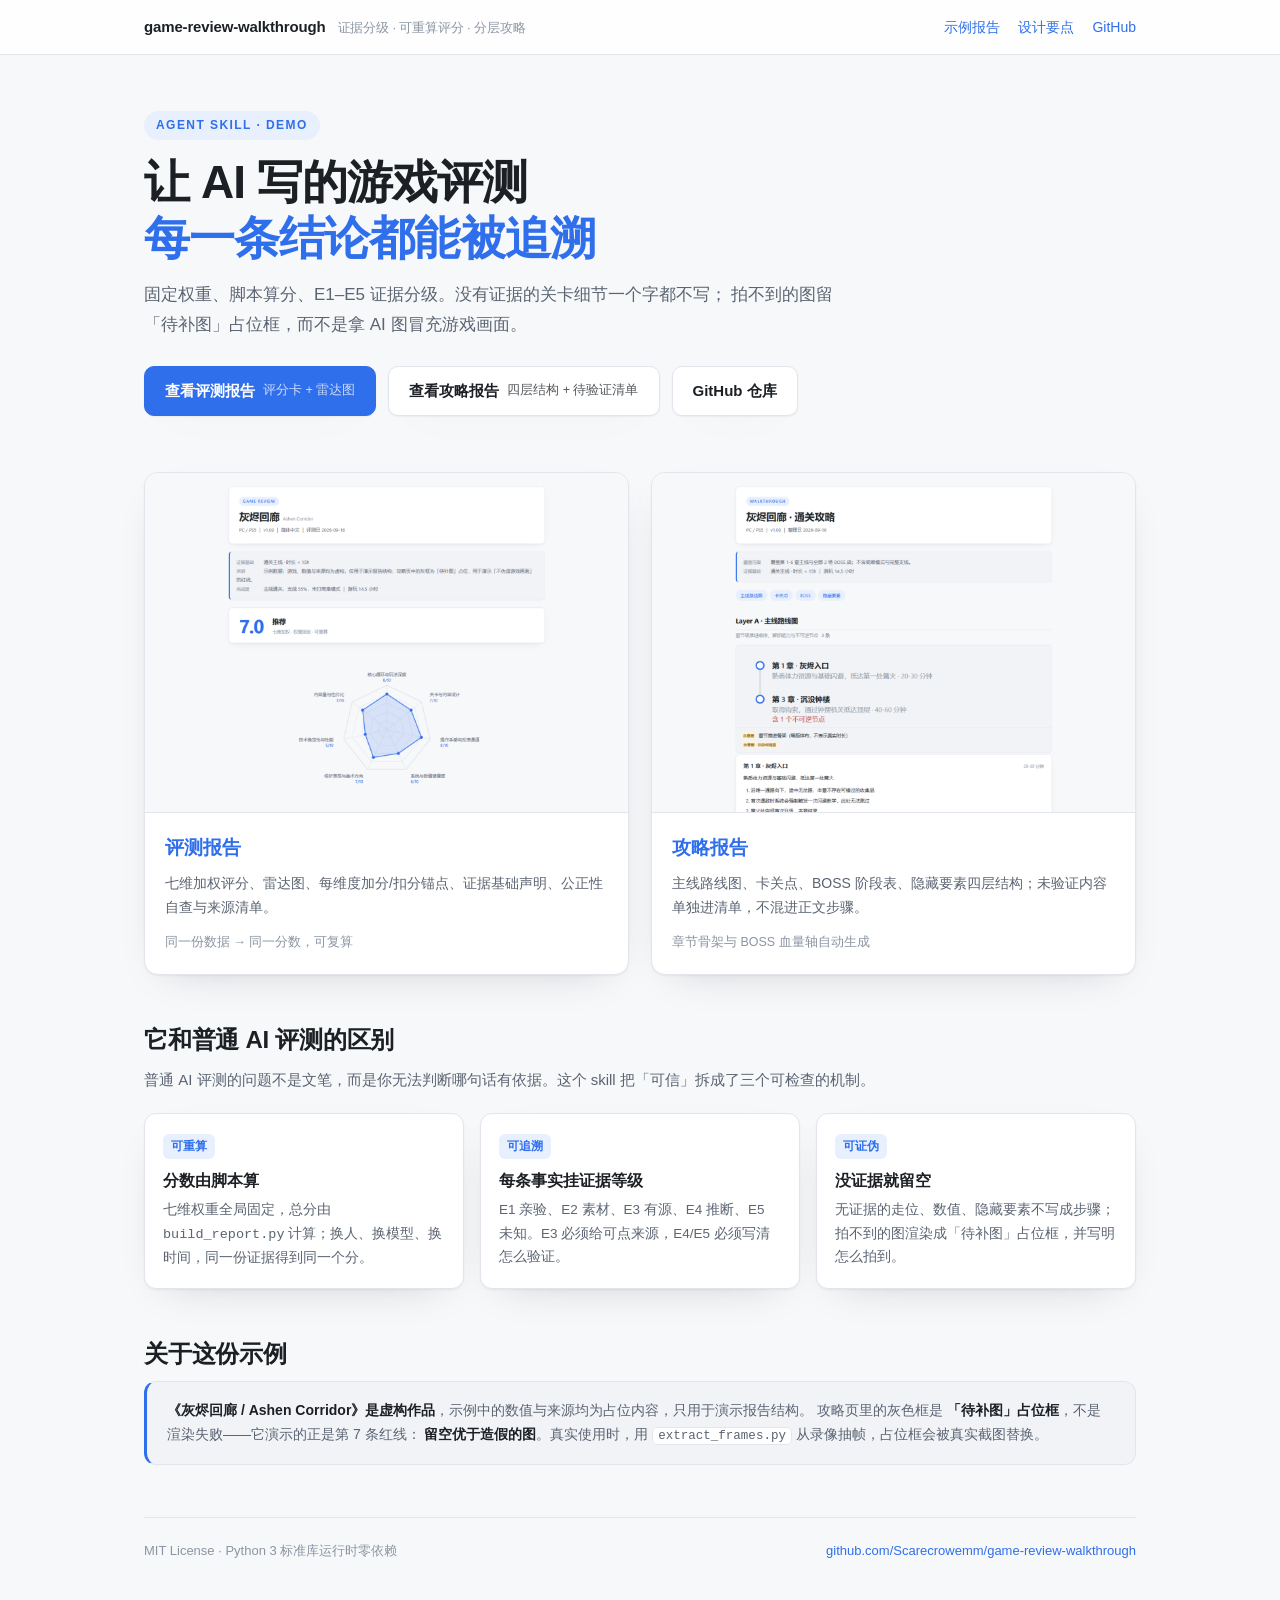
<file: docs/index.html>
<!DOCTYPE html>
<html lang="zh-CN">
<head>
<meta charset="utf-8">
<meta name="viewport" content="width=device-width, initial-scale=1">
<title>game-review-walkthrough · 示例报告</title>
<style>
  :root {
    --bg: #f7f8fa;
    --surface: #ffffff;
    --surface-2: #f1f3f7;
    --text: #1c2024;
    --text-2: #5b6472;
    --text-3: #8b95a3;
    --line: #e2e6ec;
    --accent: #2f6feb;
    --accent-soft: #e8f0fe;
    --good: #147a4a;
    --good-soft: #e6f5ed;
    --radius: 14px;
    --shadow: 0 1px 2px rgba(20, 26, 34, .05), 0 14px 40px -24px rgba(20, 26, 34, .25);
  }
  * { box-sizing: border-box; }
  body {
    margin: 0; background: var(--bg); color: var(--text);
    font: 15px/1.75 -apple-system, "Segoe UI", "PingFang SC", "Microsoft YaHei", sans-serif;
    -webkit-font-smoothing: antialiased;
  }
  a { color: var(--accent); text-decoration: none; }
  a:hover { text-decoration: underline; }
  .wrap { max-width: 1040px; margin: 0 auto; padding: 0 24px 72px; }

  header {
    border-bottom: 1px solid var(--line);
    background: rgba(255,255,255,.82);
    backdrop-filter: blur(8px);
    position: sticky; top: 0; z-index: 10;
  }
  .nav {
    max-width: 1040px; margin: 0 auto; padding: 14px 24px;
    display: flex; align-items: center; justify-content: space-between; gap: 16px;
  }
  .brand { font-weight: 700; letter-spacing: -.01em; }
  .brand span { color: var(--text-3); font-weight: 400; margin-left: 8px; font-size: 13px; }
  .nav-links { display: flex; gap: 18px; font-size: 14px; color: var(--text-2); }

  .hero { padding: 56px 0 30px; }
  .kicker {
    display: inline-block; font-size: 12px; letter-spacing: .12em; text-transform: uppercase;
    color: var(--accent); background: var(--accent-soft); border-radius: 999px;
    padding: 4px 12px; margin-bottom: 14px; font-weight: 600;
  }
  h1 { font-size: clamp(30px, 4.4vw, 46px); line-height: 1.22; margin: 0 0 14px; letter-spacing: -.02em; }
  h1 em { font-style: normal; color: var(--accent); }
  .lede { font-size: 17px; color: var(--text-2); max-width: 720px; margin: 0 0 26px; }
  .cta { display: flex; flex-wrap: wrap; gap: 12px; }
  .btn {
    display: inline-flex; align-items: center; gap: 8px;
    padding: 11px 20px; border-radius: 10px; font-weight: 600; font-size: 15px;
    border: 1px solid var(--line); background: var(--surface); color: var(--text);
    box-shadow: var(--shadow);
  }
  .btn:hover { text-decoration: none; transform: translateY(-1px); }
  .btn.primary { background: var(--accent); border-color: var(--accent); color: #fff; }
  .btn small { font-weight: 400; opacity: .75; }

  .cards { display: grid; grid-template-columns: 1fr 1fr; gap: 22px; margin: 26px 0 44px; }
  .card {
    background: var(--surface); border: 1px solid var(--line); border-radius: var(--radius);
    overflow: hidden; box-shadow: var(--shadow); display: flex; flex-direction: column;
  }
  .card .shot { display: block; background: var(--surface-2); border-bottom: 1px solid var(--line); }
  .card .shot img { display: block; width: 100%; height: auto; }
  .card .body { padding: 18px 20px 20px; }
  .card h2 { font-size: 19px; margin: 0 0 6px; }
  .card p { margin: 0 0 12px; color: var(--text-2); font-size: 14px; }
  .card .meta { font-size: 12.5px; color: var(--text-3); }

  section.block { margin: 44px 0; }
  .block h2 { font-size: 24px; margin: 0 0 6px; letter-spacing: -.01em; }
  .block > p { color: var(--text-2); margin: 0 0 20px; max-width: 760px; }
  .grid3 { display: grid; grid-template-columns: repeat(3, 1fr); gap: 16px; }
  .feat {
    background: var(--surface); border: 1px solid var(--line); border-radius: 12px;
    padding: 18px; box-shadow: var(--shadow);
  }
  .feat .tag {
    display: inline-block; font-size: 12px; font-weight: 700; color: var(--accent);
    background: var(--accent-soft); border-radius: 6px; padding: 2px 8px; margin-bottom: 8px;
  }
  .feat h3 { font-size: 15.5px; margin: 0 0 4px; }
  .feat p { margin: 0; font-size: 13.5px; color: var(--text-2); }

  .note {
    background: var(--surface-2); border: 1px solid var(--line); border-left: 3px solid var(--accent);
    border-radius: 12px; padding: 16px 20px; color: var(--text-2); font-size: 14px;
  }
  .note b { color: var(--text); }
  .note code { background: #fff; border: 1px solid var(--line); border-radius: 5px; padding: 1px 5px; font-size: 12.5px; }

  footer { border-top: 1px solid var(--line); margin-top: 52px; padding-top: 22px; color: var(--text-3); font-size: 13px; display: flex; justify-content: space-between; gap: 16px; flex-wrap: wrap; }

  @media (max-width: 760px) {
    .cards, .grid3 { grid-template-columns: 1fr; }
    .nav-links { display: none; }
    .hero { padding-top: 36px; }
  }
</style>
</head>
<body>

<header>
  <div class="nav">
    <div class="brand">game-review-walkthrough <span>证据分级 · 可重算评分 · 分层攻略</span></div>
    <div class="nav-links">
      <a href="#demo">示例报告</a>
      <a href="#why">设计要点</a>
      <a href="https://github.com/Scarecrowemm/game-review-walkthrough">GitHub</a>
    </div>
  </div>
</header>

<div class="wrap">

  <div class="hero">
    <div class="kicker">Agent Skill · Demo</div>
    <h1>让 AI 写的游戏评测<br><em>每一条结论都能被追溯</em></h1>
    <p class="lede">
      固定权重、脚本算分、E1–E5 证据分级。没有证据的关卡细节一个字都不写；
      拍不到的图留「待补图」占位框，而不是拿 AI 图冒充游戏画面。
    </p>
    <div class="cta">
      <a class="btn primary" href="review.html">查看评测报告 <small>评分卡 + 雷达图</small></a>
      <a class="btn" href="walkthrough.html">查看攻略报告 <small>四层结构 + 待验证清单</small></a>
      <a class="btn" href="https://github.com/Scarecrowemm/game-review-walkthrough">GitHub 仓库</a>
    </div>
  </div>

  <div class="cards" id="demo">
    <a class="card" href="review.html">
      <span class="shot"><img src="screenshots/review.png" alt="评测报告首屏：7.0 分、七维雷达图与证据基础声明"></span>
      <div class="body">
        <h2>评测报告</h2>
        <p>七维加权评分、雷达图、每维度加分/扣分锚点、证据基础声明、公正性自查与来源清单。</p>
        <div class="meta">同一份数据 → 同一分数，可复算</div>
      </div>
    </a>
    <a class="card" href="walkthrough.html">
      <span class="shot"><img src="screenshots/walkthrough.png" alt="攻略报告首屏：主线路线图、章节推进骨架与不可逆节点提示"></span>
      <div class="body">
        <h2>攻略报告</h2>
        <p>主线路线图、卡关点、BOSS 阶段表、隐藏要素四层结构；未验证内容单独进清单，不混进正文步骤。</p>
        <div class="meta">章节骨架与 BOSS 血量轴自动生成</div>
      </div>
    </a>
  </div>

  <section class="block" id="why">
    <h2>它和普通 AI 评测的区别</h2>
    <p>普通 AI 评测的问题不是文笔，而是你无法判断哪句话有依据。这个 skill 把「可信」拆成了三个可检查的机制。</p>
    <div class="grid3">
      <div class="feat">
        <span class="tag">可重算</span>
        <h3>分数由脚本算</h3>
        <p>七维权重全局固定，总分由 <code>build_report.py</code> 计算；换人、换模型、换时间，同一份证据得到同一个分。</p>
      </div>
      <div class="feat">
        <span class="tag">可追溯</span>
        <h3>每条事实挂证据等级</h3>
        <p>E1 亲验、E2 素材、E3 有源、E4 推断、E5 未知。E3 必须给可点来源，E4/E5 必须写清怎么验证。</p>
      </div>
      <div class="feat">
        <span class="tag">可证伪</span>
        <h3>没证据就留空</h3>
        <p>无证据的走位、数值、隐藏要素不写成步骤；拍不到的图渲染成「待补图」占位框，并写明怎么拍到。</p>
      </div>
    </div>
  </section>

  <section class="block">
    <h2>关于这份示例</h2>
    <div class="note">
      <b>《灰烬回廊 / Ashen Corridor》是虚构作品</b>，示例中的数值与来源均为占位内容，只用于演示报告结构。
      攻略页里的灰色框是 <b>「待补图」占位框</b>，不是渲染失败——它演示的正是第 7 条红线：
      <b>留空优于造假的图</b>。真实使用时，用 <code>extract_frames.py</code> 从录像抽帧，占位框会被真实截图替换。
    </div>
  </section>

  <footer>
    <div>MIT License · Python 3 标准库运行时零依赖</div>
    <div><a href="https://github.com/Scarecrowemm/game-review-walkthrough">github.com/Scarecrowemm/game-review-walkthrough</a></div>
  </footer>

</div>
</body>
</html>
</file>
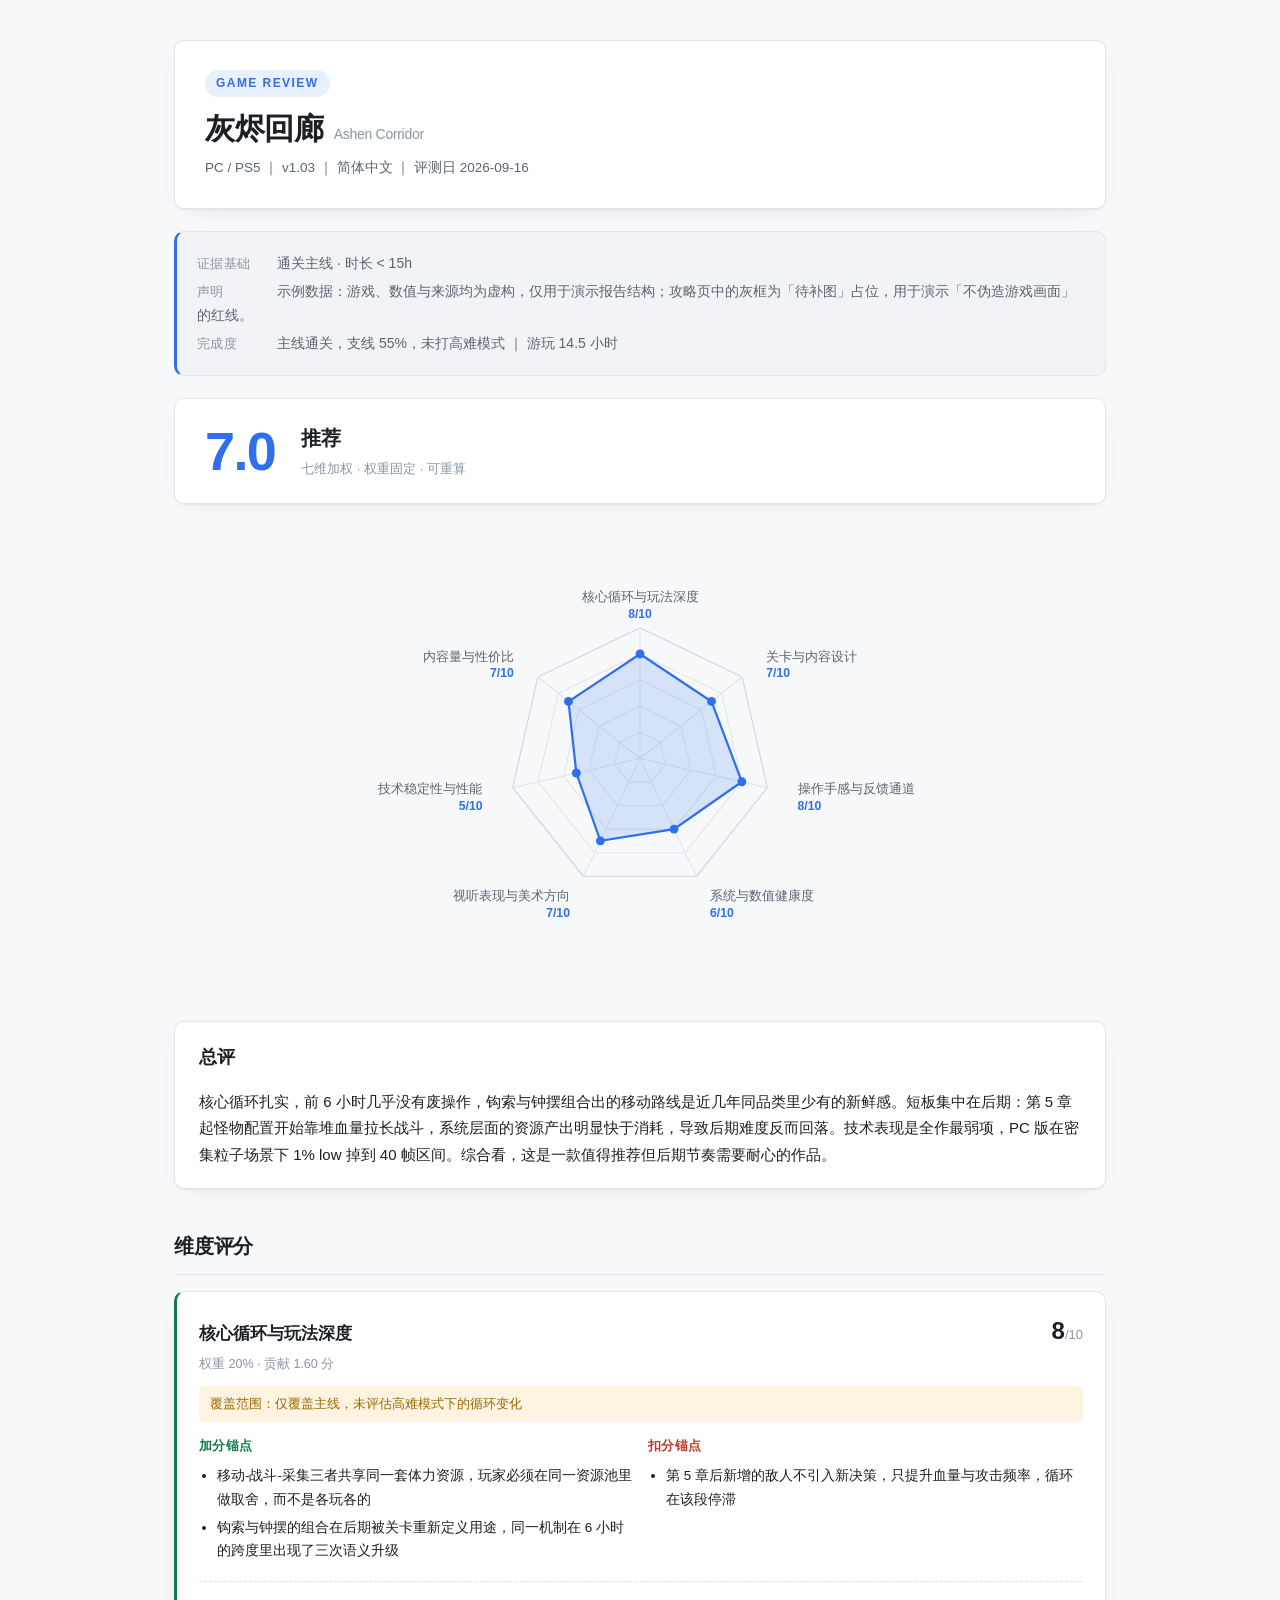
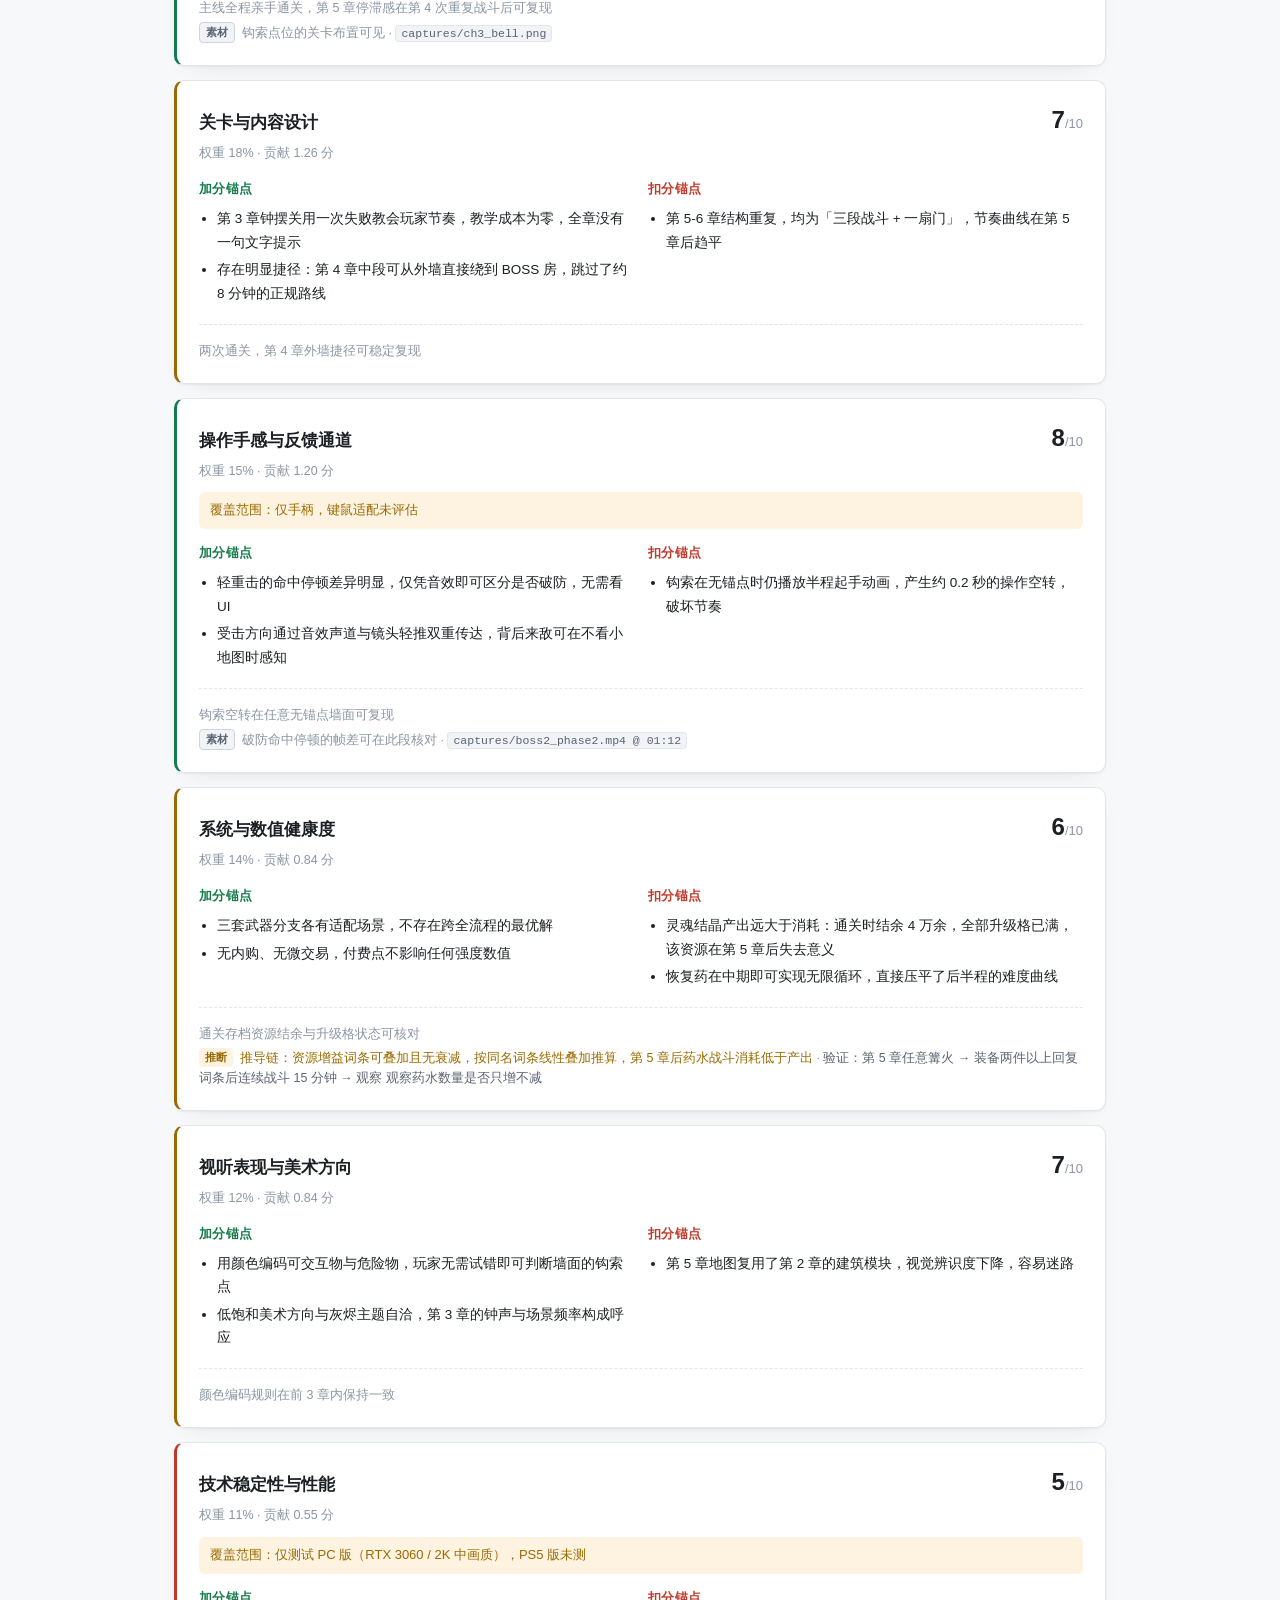
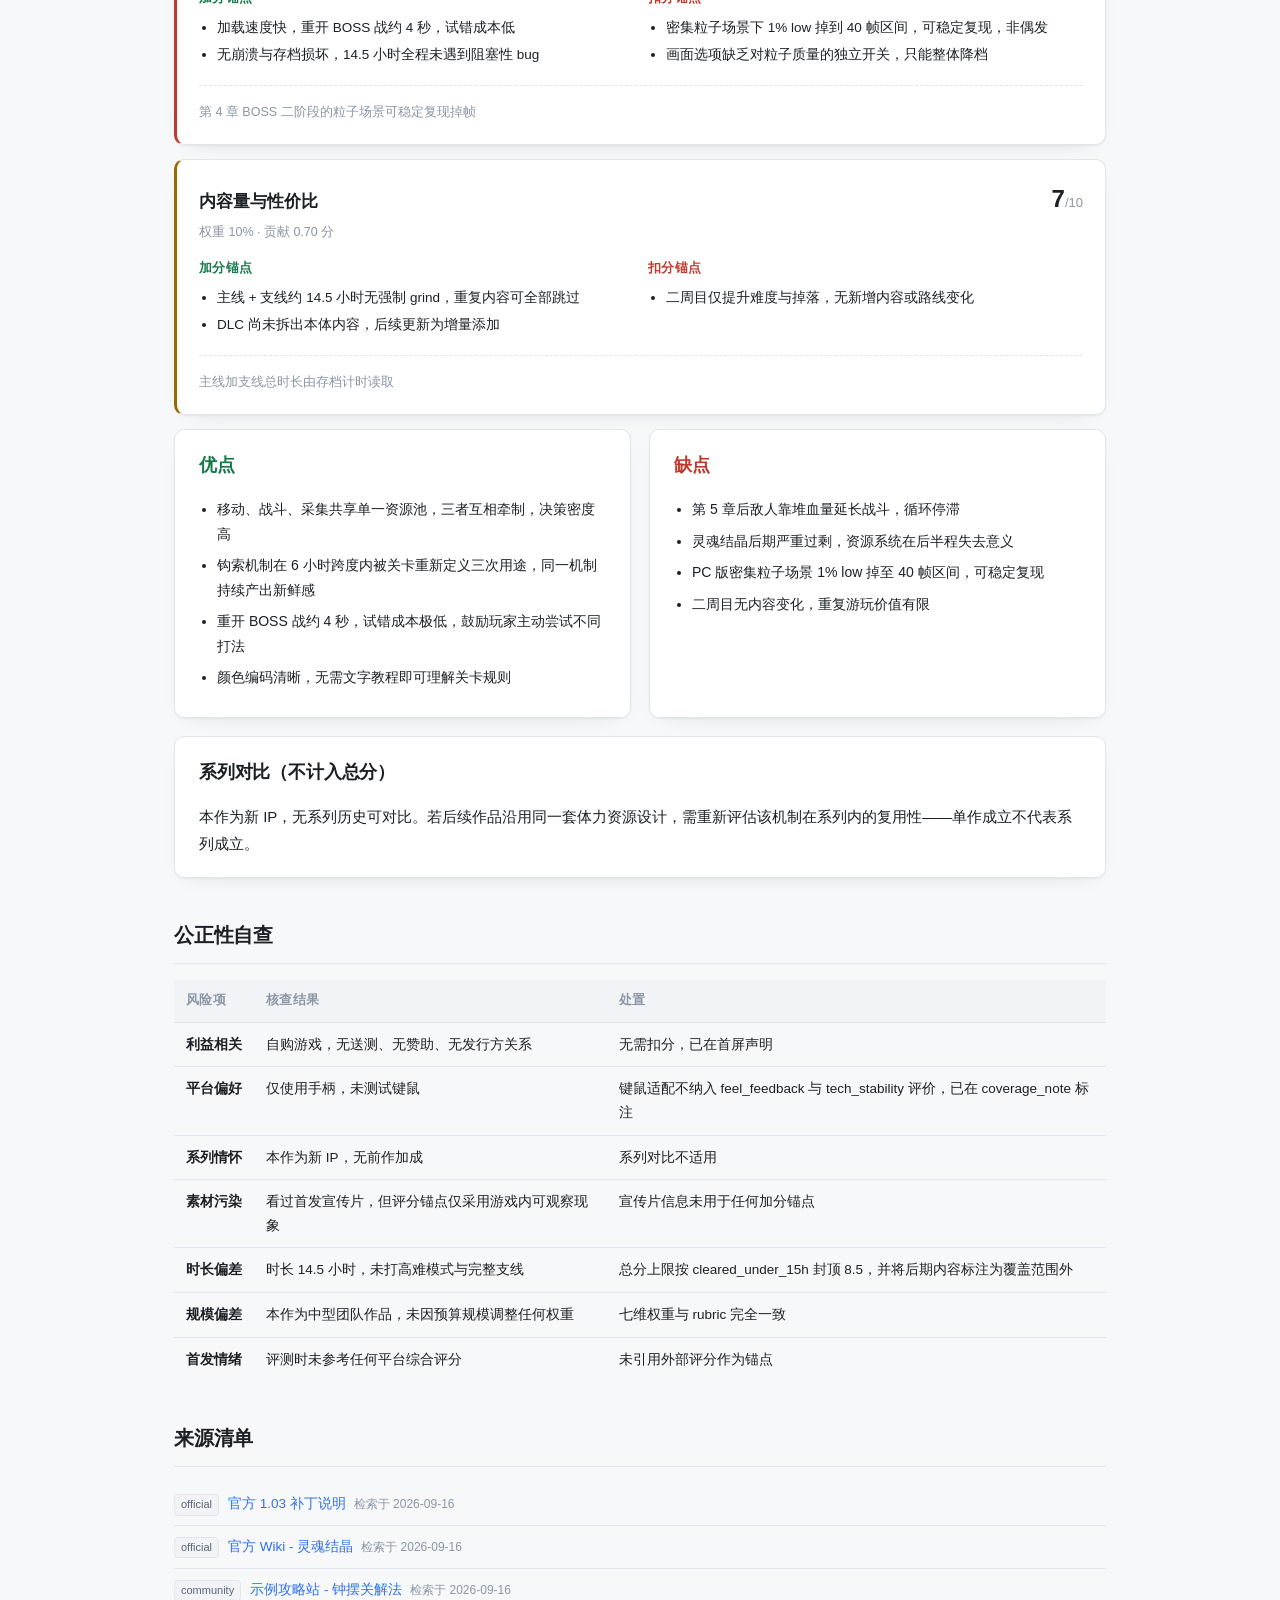
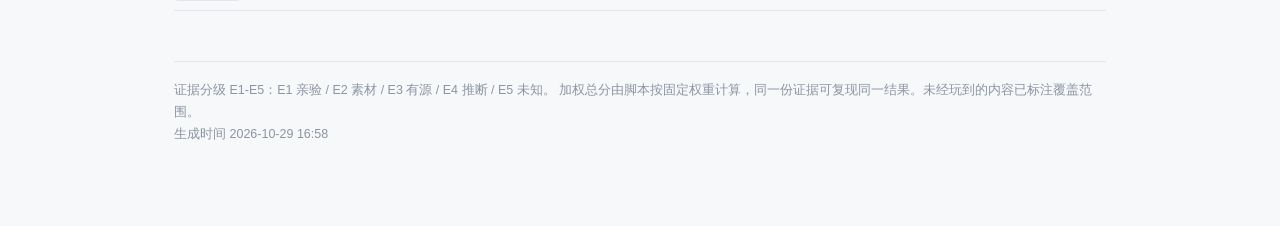
<file: docs/review.html>
<!DOCTYPE html>
<html lang="zh-CN">
<head>
<meta charset="utf-8">
<meta name="viewport" content="width=device-width, initial-scale=1">
<title>灰烬回廊 · 评测</title>
<style>
:root {
  --bg: #f7f8fa;
  --surface: #ffffff;
  --surface-2: #f1f3f7;
  --text: #1c2024;
  --text-2: #5b6472;
  --text-3: #8b95a3;
  --line: #e2e6ec;
  --line-strong: #cdd4dd;
  --accent: #2f6feb;
  --accent-soft: #e8f0fe;
  --good: #147a4a;
  --good-soft: #e6f5ed;
  --mid: #9a6a00;
  --mid-soft: #fdf3e0;
  --low: #c0392b;
  --low-soft: #fdeceb;
  --radius: 10px;
  --shadow: 0 1px 2px rgba(20, 26, 34, .05), 0 8px 24px -16px rgba(20, 26, 34, .18);
}

* { box-sizing: border-box; }

body {
  margin: 0;
  background: var(--bg);
  color: var(--text);
  font: 15px/1.75 -apple-system, "Segoe UI", "PingFang SC", "Microsoft YaHei", "Hiragino Sans GB", sans-serif;
  -webkit-font-smoothing: antialiased;
}

.wrap { max-width: 980px; margin: 0 auto; padding: 40px 24px 80px; }

/* ---------- header ---------- */

.masthead {
  background: var(--surface);
  border: 1px solid var(--line);
  border-radius: var(--radius);
  padding: 28px 30px;
  box-shadow: var(--shadow);
  margin-bottom: 22px;
}

.kicker {
  display: inline-block;
  font-size: 12px;
  letter-spacing: .12em;
  text-transform: uppercase;
  color: var(--accent);
  background: var(--accent-soft);
  border-radius: 999px;
  padding: 3px 11px;
  margin-bottom: 12px;
  font-weight: 600;
}

h1 { font-size: 30px; line-height: 1.3; margin: 0 0 8px; letter-spacing: -.01em; }
.title-en { color: var(--text-3); font-size: 14px; font-weight: 400; margin-left: 10px; }
.meta { color: var(--text-2); font-size: 13.5px; }

/* ---------- banner ---------- */

.banner {
  background: var(--surface-2);
  border: 1px solid var(--line);
  border-left: 3px solid var(--accent);
  border-radius: var(--radius);
  padding: 16px 20px;
  margin-bottom: 22px;
  font-size: 14px;
}

.banner-line { margin: 3px 0; color: var(--text-2); }
.banner-line .label {
  display: inline-block;
  min-width: 72px;
  color: var(--text-3);
  font-size: 12.5px;
  letter-spacing: .02em;
}
.warns { margin: 12px 0 0; padding-left: 18px; color: var(--low); font-size: 13.5px; }
.warns li { margin: 4px 0; }

.label {
  color: var(--text-3);
  font-size: 12.5px;
  margin-right: 8px;
  letter-spacing: .02em;
}

/* ---------- score ---------- */

.score-block {
  display: flex;
  align-items: center;
  gap: 26px;
  background: var(--surface);
  border: 1px solid var(--line);
  border-radius: var(--radius);
  padding: 22px 30px;
  box-shadow: var(--shadow);
  margin-bottom: 22px;
}

.score-value {
  font-size: 54px;
  font-weight: 700;
  line-height: 1;
  letter-spacing: -.03em;
  color: var(--accent);
  font-variant-numeric: tabular-nums;
}

.score-side .verdict { font-size: 20px; font-weight: 650; }
.score-side .note { color: var(--text-3); font-size: 13px; margin-top: 2px; }
.no-total .score-value { color: var(--text-3); }

/* ---------- radar ---------- */

.radar {
  display: block;
  width: 100%;
  max-width: 620px;
  margin: 0 auto 30px;
  overflow: visible;
}
.radar .ring { fill: none; stroke: var(--line); stroke-width: 1; }
.radar .ring-outer { stroke: var(--line-strong); }
.radar .axis { stroke: var(--line); stroke-width: 1; }
.radar .area { fill: rgba(47, 111, 235, .16); stroke: var(--accent); stroke-width: 2; }
.radar .dot { fill: var(--accent); }
.radar .rlabel { font-size: 11.5px; fill: var(--text-2); }
.radar .rscore { font-size: 11px; fill: var(--accent); font-weight: 600; }

/* ---------- sections ---------- */

h2 {
  font-size: 20px;
  margin: 40px 0 16px;
  padding-bottom: 10px;
  border-bottom: 1px solid var(--line);
  letter-spacing: -.01em;
}

.block {
  background: var(--surface);
  border: 1px solid var(--line);
  border-radius: var(--radius);
  padding: 20px 24px;
  margin-bottom: 18px;
  box-shadow: var(--shadow);
}
.block h2 { margin-top: 0; border: none; padding-bottom: 0; font-size: 18px; }
.block p { margin: 8px 0 0; }

/* ---------- dimension cards ---------- */

.dim {
  background: var(--surface);
  border: 1px solid var(--line);
  border-left: 3px solid var(--line-strong);
  border-radius: var(--radius);
  padding: 18px 22px;
  margin-bottom: 14px;
  box-shadow: var(--shadow);
}
.dim.band-good { border-left-color: var(--good); }
.dim.band-mid { border-left-color: var(--mid); }
.dim.band-low { border-left-color: var(--low); }

.dim header { display: flex; align-items: baseline; justify-content: space-between; gap: 16px; }
.dim h3 { font-size: 16.5px; margin: 0; }
.dim-score { color: var(--text-2); font-variant-numeric: tabular-nums; white-space: nowrap; }
.dim-score strong { font-size: 24px; color: var(--text); }
.dim-score span { font-size: 13px; color: var(--text-3); }

.dim-meta { color: var(--text-3); font-size: 12.5px; margin-top: 2px; }
.coverage {
  margin-top: 10px;
  background: var(--mid-soft);
  color: var(--mid);
  border-radius: 6px;
  padding: 7px 11px;
  font-size: 13px;
}

.anchors { display: grid; grid-template-columns: 1fr 1fr; gap: 14px; margin-top: 14px; }
.anchors h4 { font-size: 12.5px; margin: 0 0 6px; color: var(--text-3); font-weight: 600; letter-spacing: .03em; }
.anchors ul { margin: 0; padding-left: 18px; font-size: 13.5px; }
.anchors li { margin: 4px 0; }
.anchor-plus h4 { color: var(--good); }
.anchor-minus h4 { color: var(--low); }

/* ---------- evidence ---------- */

.ev { list-style: none; margin: 14px 0 0; padding: 12px 0 0; border-top: 1px dashed var(--line); }
.ev-item { font-size: 12.5px; color: var(--text-3); margin: 4px 0; line-height: 1.6; }
.ev-item code {
  background: var(--surface-2);
  border: 1px solid var(--line);
  border-radius: 4px;
  padding: 1px 5px;
  font-size: 11.5px;
  color: var(--text-2);
}
.ev-item a { color: var(--accent); text-decoration: none; border-bottom: 1px solid rgba(47,111,235,.3); }
.ev-item .basis { color: var(--mid); }
.ev-item .verify { color: var(--text-2); }

.badge {
  display: inline-block;
  font-size: 11px;
  font-weight: 600;
  border-radius: 4px;
  padding: 1px 6px;
  margin-right: 7px;
  vertical-align: 1px;
}
.badge-material { background: var(--surface-2); color: var(--text-2); border: 1px solid var(--line-strong); }
.badge-inferred { background: var(--mid-soft); color: var(--mid); }
.badge-unknown { background: var(--low-soft); color: var(--low); }

/* ---------- pros / cons ---------- */

.pc { display: grid; grid-template-columns: 1fr 1fr; gap: 18px; }
.pc .block h2 { color: var(--good); }
.pc .block.cons h2 { color: var(--low); }
.pc ul { margin: 10px 0 0; padding-left: 18px; font-size: 14px; }
.pc li { margin: 7px 0; }

/* ---------- tables ---------- */

table { width: 100%; border-collapse: collapse; font-size: 13.5px; margin-top: 12px; }
th, td { text-align: left; padding: 10px 12px; border-bottom: 1px solid var(--line); vertical-align: top; }
th { color: var(--text-3); font-weight: 600; font-size: 12.5px; letter-spacing: .03em; background: var(--surface-2); }
td.risk { color: var(--text); font-weight: 600; white-space: nowrap; }
tbody tr:last-child td { border-bottom: none; }

table.phases { font-size: 13px; }
table.phases td.ph { font-weight: 700; text-align: center; color: var(--accent); }
table.phases td.tell { color: var(--text); }
table.phases td.punish { color: var(--good); }
table.phases td.risk { color: var(--low); font-weight: 500; white-space: normal; }

/* ---------- walkthrough ---------- */

.nav {
  display: flex;
  flex-wrap: wrap;
  gap: 8px;
  margin-bottom: 26px;
}
.nav a {
  font-size: 13px;
  color: var(--accent);
  background: var(--accent-soft);
  border-radius: 999px;
  padding: 5px 14px;
  text-decoration: none;
}

.layer { margin-bottom: 40px; scroll-margin-top: 20px; }
.layer-title h2 { margin-bottom: 4px; }
.layer-title p { margin: 0 0 16px; color: var(--text-3); font-size: 13.5px; }
.layer-title .count { margin-left: 10px; color: var(--text-2); }

.layer-card {
  background: var(--surface);
  border: 1px solid var(--line);
  border-radius: var(--radius);
  padding: 18px 22px;
  margin-bottom: 14px;
  box-shadow: var(--shadow);
}
.layer-head { display: flex; align-items: baseline; justify-content: space-between; gap: 14px; }
.layer-head h3 { font-size: 16.5px; margin: 0; }
.layer-head .time { color: var(--text-3); font-size: 12.5px; white-space: nowrap; }

.goal { margin: 10px 0; font-size: 14px; }
.symptom, .mechanic, .idea, .tolerance, .cheese {
  margin: 9px 0;
  font-size: 14px;
  background: var(--surface-2);
  border-radius: 7px;
  padding: 9px 13px;
}
.symptom { border-left: 3px solid var(--low); }
.mechanic { border-left: 3px solid var(--accent); }
.idea { border-left: 3px solid var(--good); }
.tolerance { border-left: 3px solid var(--mid); }
.cheese { border-left: 3px solid var(--line-strong); }

.route { margin: 12px 0; padding-left: 22px; font-size: 14px; }
.route li { margin: 6px 0; }

.chips { margin: 10px 0; }
.chip {
  display: inline-block;
  background: var(--accent-soft);
  color: var(--accent);
  border-radius: 999px;
  font-size: 12px;
  padding: 2px 10px;
  margin: 0 6px 6px 0;
}

.missable { background: var(--low-soft); border-radius: 8px; padding: 12px 16px; margin: 12px 0; }
.missable h4 { margin: 0 0 6px; font-size: 13px; color: var(--low); letter-spacing: .03em; }
.missable ul { margin: 0; padding-left: 18px; font-size: 13.5px; }
.missable .ok { color: var(--good); }
.missable .no { color: var(--low); }

.errors { margin: 12px 0; }
.errors h4 { margin: 0 0 6px; font-size: 13px; color: var(--text-3); letter-spacing: .03em; }
.errors ul { margin: 0; padding-left: 18px; font-size: 13.5px; }

.recommended { display: flex; flex-wrap: wrap; gap: 18px; background: var(--surface-2); border-radius: 8px; padding: 12px 16px; margin: 12px 0; font-size: 13.5px; }
.kv { display: grid; grid-template-columns: 1fr 1fr; gap: 10px 20px; margin: 12px 0; font-size: 14px; }
.kv > div { background: var(--surface-2); border-radius: 7px; padding: 9px 13px; }

/* ---------- unverified ---------- */

.unv-list { list-style: none; margin: 0; padding: 0; }
.unv {
  background: var(--surface);
  border: 1px solid var(--line);
  border-left: 3px solid var(--line-strong);
  border-radius: var(--radius);
  padding: 14px 18px;
  margin-bottom: 12px;
  box-shadow: var(--shadow);
}
.unv.high { border-left-color: var(--low); }
.unv.medium { border-left-color: var(--mid); }
.unv.low { border-left-color: var(--line-strong); }
.unv-head { font-size: 15px; font-weight: 600; }
.unv-body { margin-top: 10px; font-size: 13.5px; color: var(--text-2); }
.unv-body > div { margin: 4px 0; }

.pri {
  display: inline-block;
  font-size: 11px;
  font-weight: 700;
  letter-spacing: .06em;
  text-transform: uppercase;
  border-radius: 4px;
  padding: 1px 7px;
  margin-right: 9px;
  vertical-align: 1px;
}
.pri-high { background: var(--low-soft); color: var(--low); }
.pri-medium { background: var(--mid-soft); color: var(--mid); }
.pri-low { background: var(--surface-2); color: var(--text-2); }

.empty { color: var(--text-3); font-size: 14px; font-style: normal; }

/* ---------- sources / footer ---------- */

.sources { list-style: none; margin: 0 0 30px; padding: 0; font-size: 13.5px; }
.sources li { padding: 9px 0; border-bottom: 1px solid var(--line); }
.sources a { color: var(--accent); text-decoration: none; }
.sources .tag {
  display: inline-block;
  font-size: 11px;
  background: var(--surface-2);
  border: 1px solid var(--line);
  color: var(--text-2);
  border-radius: 4px;
  padding: 0 6px;
  margin-right: 9px;
}
.sources .retrieved { color: var(--text-3); font-size: 12px; margin-left: 8px; }

footer {
  margin-top: 50px;
  padding-top: 18px;
  border-top: 1px solid var(--line);
  color: var(--text-3);
  font-size: 12.5px;
}

/* ---------- figures / images ---------- */

.figs { display: grid; gap: 14px; margin: 16px 0 4px; }
.fig-group-label {
  font-size: 12.5px;
  color: var(--text-3);
  letter-spacing: .04em;
  margin: 20px 0 2px;
}

.fig {
  margin: 0;
  border: 1px solid var(--line);
  border-radius: var(--radius);
  background: var(--surface);
  overflow: hidden;
}
.fig img { display: block; width: 100%; height: auto; background: var(--surface-2); }
.fig figcaption {
  padding: 11px 15px 13px;
  font-size: 13.5px;
  border-top: 1px solid var(--line);
  background: var(--surface);
}
.fig .cap { color: var(--text); }
.fig-meta {
  display: block;
  margin-top: 4px;
  color: var(--text-3);
  font-size: 12px;
}
.fig-meta a { color: var(--accent); text-decoration: none; }
.fig-anchors { margin: 8px 0 0; padding-left: 18px; font-size: 12.5px; color: var(--text-2); }
.fig-anchors li { margin: 3px 0; }

.fig-diagram { background: var(--surface-2); }
.fig-diagram figcaption { background: var(--surface-2); border-top-color: var(--line); }

.wm {
  display: inline-block;
  font-size: 11px;
  font-weight: 600;
  color: var(--mid);
  background: var(--mid-soft);
  border-radius: 4px;
  padding: 1px 7px;
  margin-right: 8px;
}

.fig-generic {
  padding: 34px 18px;
  text-align: center;
  color: var(--mid);
  font-size: 13px;
  background: var(--mid-soft);
}

/* 待补图：报告本身就是采图清单 */

.fig-missing { border: 1px dashed var(--line-strong); background: var(--surface-2); }
.fig-missing-body { padding: 16px 18px; }
.fig-missing-tag {
  display: inline-block;
  font-size: 11px;
  font-weight: 700;
  letter-spacing: .06em;
  color: var(--text-2);
  background: var(--surface);
  border: 1px solid var(--line-strong);
  border-radius: 4px;
  padding: 1px 7px;
  margin-bottom: 8px;
}
.fig-missing-what { font-size: 14px; font-weight: 600; }
.fig-missing-meta { font-size: 12.5px; color: var(--text-3); margin-top: 5px; }
.fig-missing-meta code {
  background: var(--surface);
  border: 1px solid var(--line);
  border-radius: 4px;
  padding: 1px 5px;
  font-size: 11.5px;
}
.fig-missing-hint {
  margin-top: 8px;
  font-size: 12.5px;
  color: var(--text-2);
  border-left: 2px solid var(--line-strong);
  padding-left: 10px;
}

/* ---------- 机制示意图元素 ---------- */

.diagram { display: block; width: 100%; height: auto; padding: 18px 16px 10px; overflow: visible; }

.diagram .seg { fill: var(--accent); opacity: .82; }
.diagram .seg-alt { fill: var(--accent); opacity: .56; }
.diagram .seg-label { font-size: 12.5px; fill: #ffffff; font-weight: 600; }
.diagram .seg-note { font-size: 11.5px; fill: var(--text-3); }
.diagram .axis { stroke: var(--line-strong); stroke-width: 1; }

.diagram .rail { stroke: var(--line-strong); stroke-width: 2; }
.diagram .node { fill: var(--surface); stroke: var(--accent); stroke-width: 2.5; }
.diagram .node-title { font-size: 13.5px; fill: var(--text); font-weight: 600; }
.diagram .node-sub { font-size: 12px; fill: var(--text-3); }
.diagram .node-warn { font-size: 12px; fill: var(--low); }

.badge-official { background: var(--accent-soft); color: var(--accent); }
.badge-diagram { background: var(--mid-soft); color: var(--mid); }

@media (max-width: 720px) {
  .anchors, .pc, .kv { grid-template-columns: 1fr; }
  .score-block { flex-direction: column; align-items: flex-start; gap: 12px; }
  table.phases { display: block; overflow-x: auto; }
}

@media print {
  body { background: #fff; }
  .wrap { max-width: none; padding: 0; }
  .dim, .block, .layer-card, .unv, .masthead { box-shadow: none; break-inside: avoid; }
}

</style>
</head>
<body>
<div class="wrap">

  <header class="masthead">
    <span class="kicker">Game Review</span>
    <h1>灰烬回廊<span class="title-en">Ashen Corridor</span></h1>
    <div class="meta">PC / PS5 ｜ v1.03 ｜ 简体中文 ｜ 评测日 2026-09-16</div>
  </header>

  <div class="banner"><div class="banner-line"><span class="label">证据基础</span>通关主线 · 时长 &lt; 15h</div><div class="banner-line"><span class="label">声明</span>示例数据：游戏、数值与来源均为虚构，仅用于演示报告结构；攻略页中的灰框为「待补图」占位，用于演示「不伪造游戏画面」的红线。</div><div class="banner-line"><span class="label">完成度</span>主线通关，支线 55%，未打高难模式 ｜ 游玩 14.5 小时</div></div>

  

  <div class="score-block"><div class="score-value">7.0</div><div class="score-side"><div class="verdict">推荐</div><div class="note">七维加权 · 权重固定 · 可重算</div></div></div>

  <svg class="radar" viewBox="0 0 560 420" role="img" aria-label="维度评分雷达图">
<polygon points="280.0,186.4 298.5,195.3 303.0,215.3 290.2,231.3 269.8,231.3 257.0,215.3 261.5,195.3" class="ring"/>
<polygon points="280.0,162.8 316.9,180.6 326.0,220.5 300.5,252.5 259.5,252.5 234.0,220.5 243.1,180.6" class="ring"/>
<polygon points="280.0,139.2 335.4,165.9 349.0,225.8 310.7,273.8 249.3,273.8 211.0,225.8 224.6,165.9" class="ring"/>
<polygon points="280.0,115.6 353.8,151.1 372.0,231.0 321.0,295.1 239.0,295.1 188.0,231.0 206.2,151.1" class="ring"/>
<polygon points="280.0,92.0 372.3,136.4 395.0,236.3 331.2,316.3 228.8,316.3 165.0,236.3 187.7,136.4" class="ring ring-outer"/>
<line x1="280" y1="210" x2="280.0" y2="92.0" class="axis"/>
<line x1="280" y1="210" x2="372.3" y2="136.4" class="axis"/>
<line x1="280" y1="210" x2="395.0" y2="236.3" class="axis"/>
<line x1="280" y1="210" x2="331.2" y2="316.3" class="axis"/>
<line x1="280" y1="210" x2="228.8" y2="316.3" class="axis"/>
<line x1="280" y1="210" x2="165.0" y2="236.3" class="axis"/>
<line x1="280" y1="210" x2="187.7" y2="136.4" class="axis"/>
<polygon points="280.0,115.6 344.6,158.5 372.0,231.0 310.7,273.8 244.2,284.4 222.5,223.1 215.4,158.5" class="area"/>
<circle cx="280.0" cy="115.6" r="4" class="dot"/>
<circle cx="344.6" cy="158.5" r="4" class="dot"/>
<circle cx="372.0" cy="231.0" r="4" class="dot"/>
<circle cx="310.7" cy="273.8" r="4" class="dot"/>
<circle cx="244.2" cy="284.4" r="4" class="dot"/>
<circle cx="222.5" cy="223.1" r="4" class="dot"/>
<circle cx="215.4" cy="158.5" r="4" class="dot"/>
<text x="280.0" y="68.0" text-anchor="middle" class="rlabel">核心循环与玩法深度</text>
<text x="280.0" y="83.0" text-anchor="middle" class="rscore">8/10</text>
<text x="394.1" y="121.5" text-anchor="start" class="rlabel">关卡与内容设计</text>
<text x="394.1" y="136.5" text-anchor="start" class="rscore">7/10</text>
<text x="422.3" y="241.6" text-anchor="start" class="rlabel">操作手感与反馈通道</text>
<text x="422.3" y="256.6" text-anchor="start" class="rscore">8/10</text>
<text x="343.3" y="337.9" text-anchor="start" class="rlabel">系统与数值健康度</text>
<text x="343.3" y="352.9" text-anchor="start" class="rscore">6/10</text>
<text x="216.7" y="337.9" text-anchor="end" class="rlabel">视听表现与美术方向</text>
<text x="216.7" y="352.9" text-anchor="end" class="rscore">7/10</text>
<text x="137.7" y="241.6" text-anchor="end" class="rlabel">技术稳定性与性能</text>
<text x="137.7" y="256.6" text-anchor="end" class="rscore">5/10</text>
<text x="165.9" y="121.5" text-anchor="end" class="rlabel">内容量与性价比</text>
<text x="165.9" y="136.5" text-anchor="end" class="rscore">7/10</text>
</svg>

  <section class="block">
    <h2>总评</h2>
    <p>核心循环扎实，前 6 小时几乎没有废操作，钩索与钟摆组合出的移动路线是近几年同品类里少有的新鲜感。短板集中在后期：第 5 章起怪物配置开始靠堆血量拉长战斗，系统层面的资源产出明显快于消耗，导致后期难度反而回落。技术表现是全作最弱项，PC 版在密集粒子场景下 1% low 掉到 40 帧区间。综合看，这是一款值得推荐但后期节奏需要耐心的作品。</p>
  </section>

  <h2>维度评分</h2>
  <section class="dim band-good">
  <header>
    <h3>核心循环与玩法深度</h3>
    <div class="dim-score"><strong>8</strong><span>/10</span></div>
  </header>
  <div class="dim-meta">权重 20% · 贡献 1.60 分</div>
  <div class="coverage">覆盖范围：仅覆盖主线，未评估高难模式下的循环变化</div>
  <div class="anchors">
    <div class="anchor-plus"><h4>加分锚点</h4><ul><li>移动-战斗-采集三者共享同一套体力资源，玩家必须在同一资源池里做取舍，而不是各玩各的</li><li>钩索与钟摆的组合在后期被关卡重新定义用途，同一机制在 6 小时的跨度里出现了三次语义升级</li></ul></div>
    <div class="anchor-minus"><h4>扣分锚点</h4><ul><li>第 5 章后新增的敌人不引入新决策，只提升血量与攻击频率，循环在该段停滞</li></ul></div>
  </div>
  
  <ul class="ev"><li class="ev-item">主线全程亲手通关，第 5 章停滞感在第 4 次重复战斗后可复现</li><li class="ev-item"><span class="badge badge-material">素材</span>钩索点位的关卡布置可见 · <code>captures/ch3_bell.png</code></li></ul>
</section>
<section class="dim band-mid">
  <header>
    <h3>关卡与内容设计</h3>
    <div class="dim-score"><strong>7</strong><span>/10</span></div>
  </header>
  <div class="dim-meta">权重 18% · 贡献 1.26 分</div>
  
  <div class="anchors">
    <div class="anchor-plus"><h4>加分锚点</h4><ul><li>第 3 章钟摆关用一次失败教会玩家节奏，教学成本为零，全章没有一句文字提示</li><li>存在明显捷径：第 4 章中段可从外墙直接绕到 BOSS 房，跳过了约 8 分钟的正规路线</li></ul></div>
    <div class="anchor-minus"><h4>扣分锚点</h4><ul><li>第 5-6 章结构重复，均为「三段战斗 + 一扇门」，节奏曲线在第 5 章后趋平</li></ul></div>
  </div>
  
  <ul class="ev"><li class="ev-item">两次通关，第 4 章外墙捷径可稳定复现</li></ul>
</section>
<section class="dim band-good">
  <header>
    <h3>操作手感与反馈通道</h3>
    <div class="dim-score"><strong>8</strong><span>/10</span></div>
  </header>
  <div class="dim-meta">权重 15% · 贡献 1.20 分</div>
  <div class="coverage">覆盖范围：仅手柄，键鼠适配未评估</div>
  <div class="anchors">
    <div class="anchor-plus"><h4>加分锚点</h4><ul><li>轻重击的命中停顿差异明显，仅凭音效即可区分是否破防，无需看 UI</li><li>受击方向通过音效声道与镜头轻推双重传达，背后来敌可在不看小地图时感知</li></ul></div>
    <div class="anchor-minus"><h4>扣分锚点</h4><ul><li>钩索在无锚点时仍播放半程起手动画，产生约 0.2 秒的操作空转，破坏节奏</li></ul></div>
  </div>
  
  <ul class="ev"><li class="ev-item">钩索空转在任意无锚点墙面可复现</li><li class="ev-item"><span class="badge badge-material">素材</span>破防命中停顿的帧差可在此段核对 · <code>captures/boss2_phase2.mp4 @ 01:12</code></li></ul>
</section>
<section class="dim band-mid">
  <header>
    <h3>系统与数值健康度</h3>
    <div class="dim-score"><strong>6</strong><span>/10</span></div>
  </header>
  <div class="dim-meta">权重 14% · 贡献 0.84 分</div>
  
  <div class="anchors">
    <div class="anchor-plus"><h4>加分锚点</h4><ul><li>三套武器分支各有适配场景，不存在跨全流程的最优解</li><li>无内购、无微交易，付费点不影响任何强度数值</li></ul></div>
    <div class="anchor-minus"><h4>扣分锚点</h4><ul><li>灵魂结晶产出远大于消耗：通关时结余 4 万余，全部升级格已满，该资源在第 5 章后失去意义</li><li>恢复药在中期即可实现无限循环，直接压平了后半程的难度曲线</li></ul></div>
  </div>
  
  <ul class="ev"><li class="ev-item">通关存档资源结余与升级格状态可核对</li><li class="ev-item"><span class="badge badge-inferred">推断</span><span class="basis">推导链：资源增益词条可叠加且无衰减，按同名词条线性叠加推算，第 5 章后药水战斗消耗低于产出</span> · <span class="verify">验证：第 5 章任意篝火 → 装备两件以上回复词条后连续战斗 15 分钟 → 观察 观察药水数量是否只增不减</span></li></ul>
</section>
<section class="dim band-mid">
  <header>
    <h3>视听表现与美术方向</h3>
    <div class="dim-score"><strong>7</strong><span>/10</span></div>
  </header>
  <div class="dim-meta">权重 12% · 贡献 0.84 分</div>
  
  <div class="anchors">
    <div class="anchor-plus"><h4>加分锚点</h4><ul><li>用颜色编码可交互物与危险物，玩家无需试错即可判断墙面的钩索点</li><li>低饱和美术方向与灰烬主题自洽，第 3 章的钟声与场景频率构成呼应</li></ul></div>
    <div class="anchor-minus"><h4>扣分锚点</h4><ul><li>第 5 章地图复用了第 2 章的建筑模块，视觉辨识度下降，容易迷路</li></ul></div>
  </div>
  
  <ul class="ev"><li class="ev-item">颜色编码规则在前 3 章内保持一致</li></ul>
</section>
<section class="dim band-low">
  <header>
    <h3>技术稳定性与性能</h3>
    <div class="dim-score"><strong>5</strong><span>/10</span></div>
  </header>
  <div class="dim-meta">权重 11% · 贡献 0.55 分</div>
  <div class="coverage">覆盖范围：仅测试 PC 版（RTX 3060 / 2K 中画质），PS5 版未测</div>
  <div class="anchors">
    <div class="anchor-plus"><h4>加分锚点</h4><ul><li>加载速度快，重开 BOSS 战约 4 秒，试错成本低</li><li>无崩溃与存档损坏，14.5 小时全程未遇到阻塞性 bug</li></ul></div>
    <div class="anchor-minus"><h4>扣分锚点</h4><ul><li>密集粒子场景下 1% low 掉到 40 帧区间，可稳定复现，非偶发</li><li>画面选项缺乏对粒子质量的独立开关，只能整体降档</li></ul></div>
  </div>
  
  <ul class="ev"><li class="ev-item">第 4 章 BOSS 二阶段的粒子场景可稳定复现掉帧</li></ul>
</section>
<section class="dim band-mid">
  <header>
    <h3>内容量与性价比</h3>
    <div class="dim-score"><strong>7</strong><span>/10</span></div>
  </header>
  <div class="dim-meta">权重 10% · 贡献 0.70 分</div>
  
  <div class="anchors">
    <div class="anchor-plus"><h4>加分锚点</h4><ul><li>主线 + 支线约 14.5 小时无强制 grind，重复内容可全部跳过</li><li>DLC 尚未拆出本体内容，后续更新为增量添加</li></ul></div>
    <div class="anchor-minus"><h4>扣分锚点</h4><ul><li>二周目仅提升难度与掉落，无新增内容或路线变化</li></ul></div>
  </div>
  
  <ul class="ev"><li class="ev-item">主线加支线总时长由存档计时读取</li></ul>
</section>

  <div class="pc">
    <section class="block">
      <h2>优点</h2>
      <ul><li>移动、战斗、采集共享单一资源池，三者互相牵制，决策密度高</li><li>钩索机制在 6 小时跨度内被关卡重新定义三次用途，同一机制持续产出新鲜感</li><li>重开 BOSS 战约 4 秒，试错成本极低，鼓励玩家主动尝试不同打法</li><li>颜色编码清晰，无需文字教程即可理解关卡规则</li></ul>
    </section>
    <section class="block cons">
      <h2>缺点</h2>
      <ul><li>第 5 章后敌人靠堆血量延长战斗，循环停滞</li><li>灵魂结晶后期严重过剩，资源系统在后半程失去意义</li><li>PC 版密集粒子场景 1% low 掉至 40 帧区间，可稳定复现</li><li>二周目无内容变化，重复游玩价值有限</li></ul>
    </section>
  </div>

  <section class="block"><h2>系列对比（不计入总分）</h2><p>本作为新 IP，无系列历史可对比。若后续作品沿用同一套体力资源设计，需重新评估该机制在系列内的复用性——单作成立不代表系列成立。</p></section>

  <h2>公正性自查</h2>
  <table>
    <thead><tr><th>风险项</th><th>核查结果</th><th>处置</th></tr></thead>
    <tbody><tr><td class="risk">利益相关</td><td>自购游戏，无送测、无赞助、无发行方关系</td><td>无需扣分，已在首屏声明</td></tr>
<tr><td class="risk">平台偏好</td><td>仅使用手柄，未测试键鼠</td><td>键鼠适配不纳入 feel_feedback 与 tech_stability 评价，已在 coverage_note 标注</td></tr>
<tr><td class="risk">系列情怀</td><td>本作为新 IP，无前作加成</td><td>系列对比不适用</td></tr>
<tr><td class="risk">素材污染</td><td>看过首发宣传片，但评分锚点仅采用游戏内可观察现象</td><td>宣传片信息未用于任何加分锚点</td></tr>
<tr><td class="risk">时长偏差</td><td>时长 14.5 小时，未打高难模式与完整支线</td><td>总分上限按 cleared_under_15h 封顶 8.5，并将后期内容标注为覆盖范围外</td></tr>
<tr><td class="risk">规模偏差</td><td>本作为中型团队作品，未因预算规模调整任何权重</td><td>七维权重与 rubric 完全一致</td></tr>
<tr><td class="risk">首发情绪</td><td>评测时未参考任何平台综合评分</td><td>未引用外部评分作为锚点</td></tr></tbody>
  </table>

  <h2>来源清单</h2>
  <ul class="sources"><li><span class="tag">official</span><a href="https://example.com/patch-1.03" target="_blank" rel="noopener">官方 1.03 补丁说明</a><span class="retrieved">检索于 2026-09-16</span></li>
<li><span class="tag">official</span><a href="https://example.com/wiki/soul-crystal" target="_blank" rel="noopener">官方 Wiki - 灵魂结晶</a><span class="retrieved">检索于 2026-09-16</span></li>
<li><span class="tag">community</span><a href="https://example.org/guide/bell" target="_blank" rel="noopener">示例攻略站 - 钟摆关解法</a><span class="retrieved">检索于 2026-09-16</span></li></ul>

  <footer>
    证据分级 E1-E5：E1 亲验 / E2 素材 / E3 有源 / E4 推断 / E5 未知。
    加权总分由脚本按固定权重计算，同一份证据可复现同一结果。未经玩到的内容已标注覆盖范围。
    <br>生成时间 2026-10-29 16:58
  </footer>

</div>
</body>
</html>
</file>
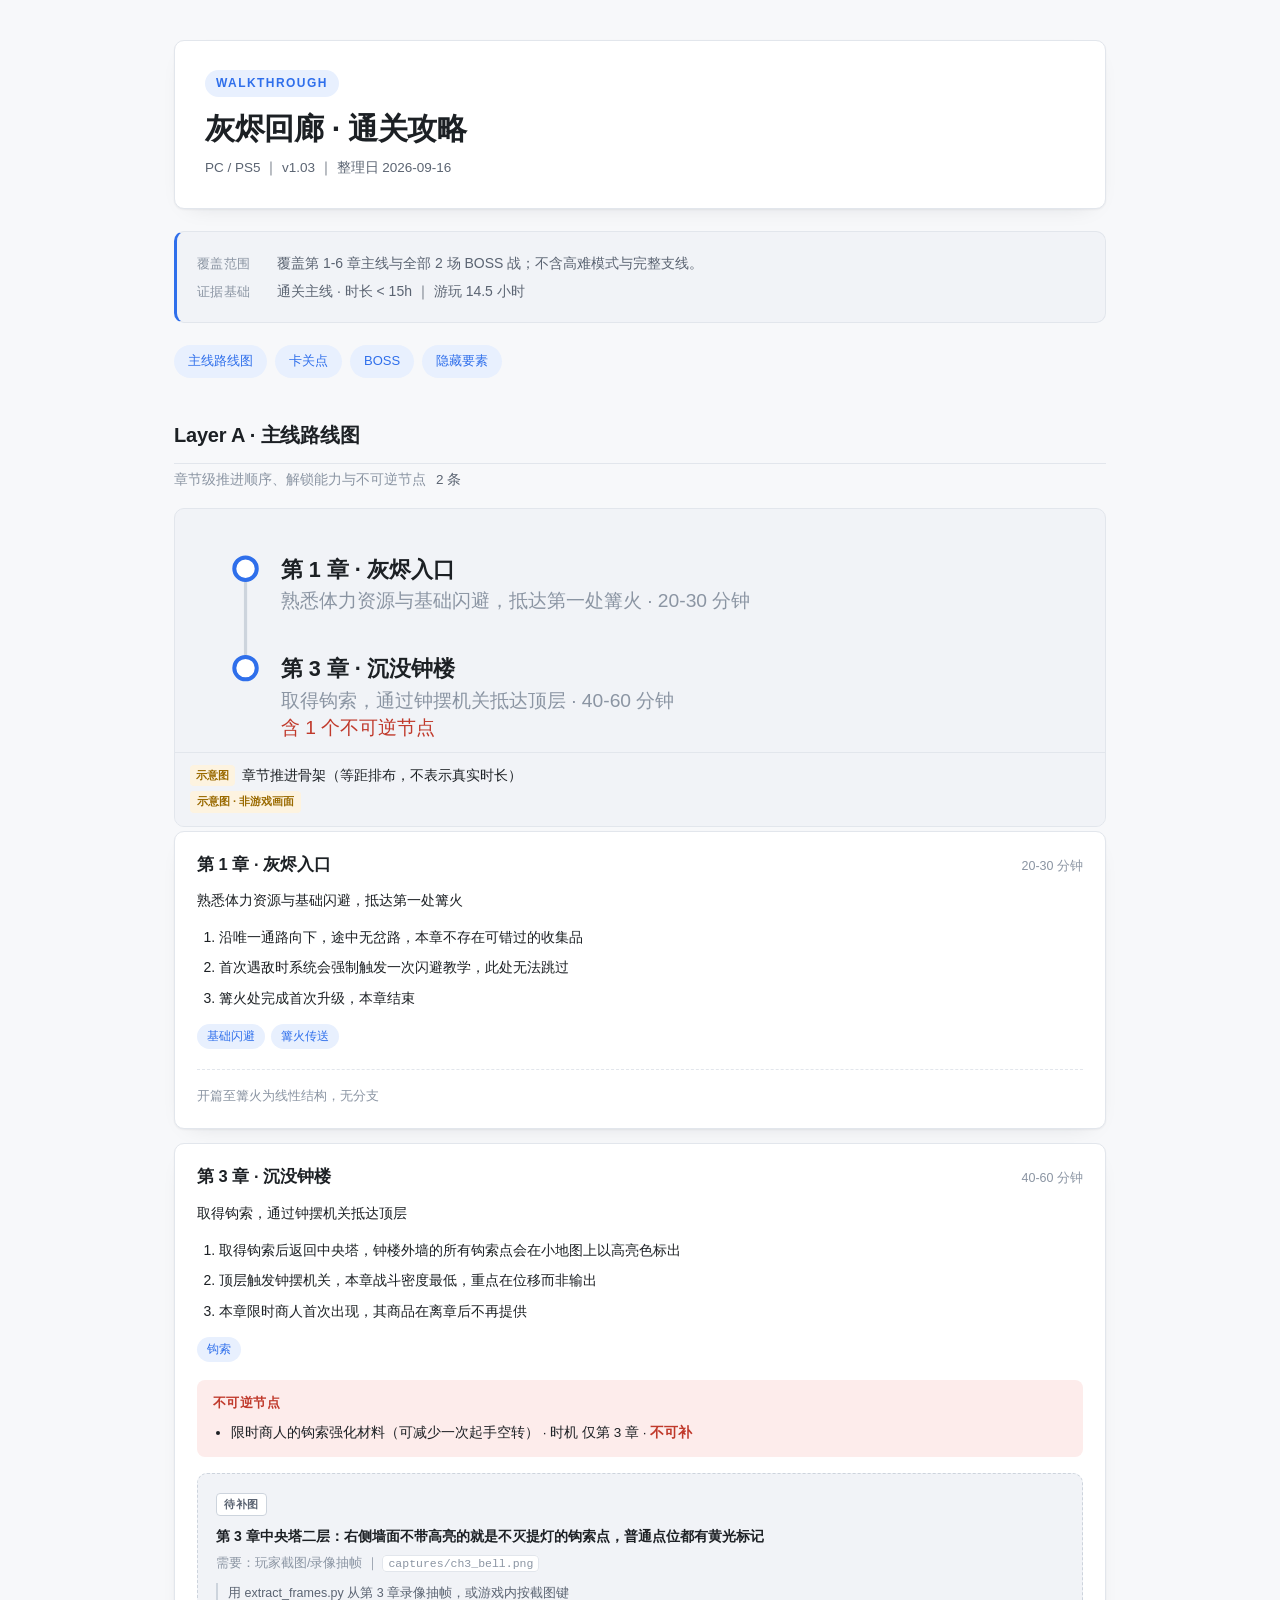
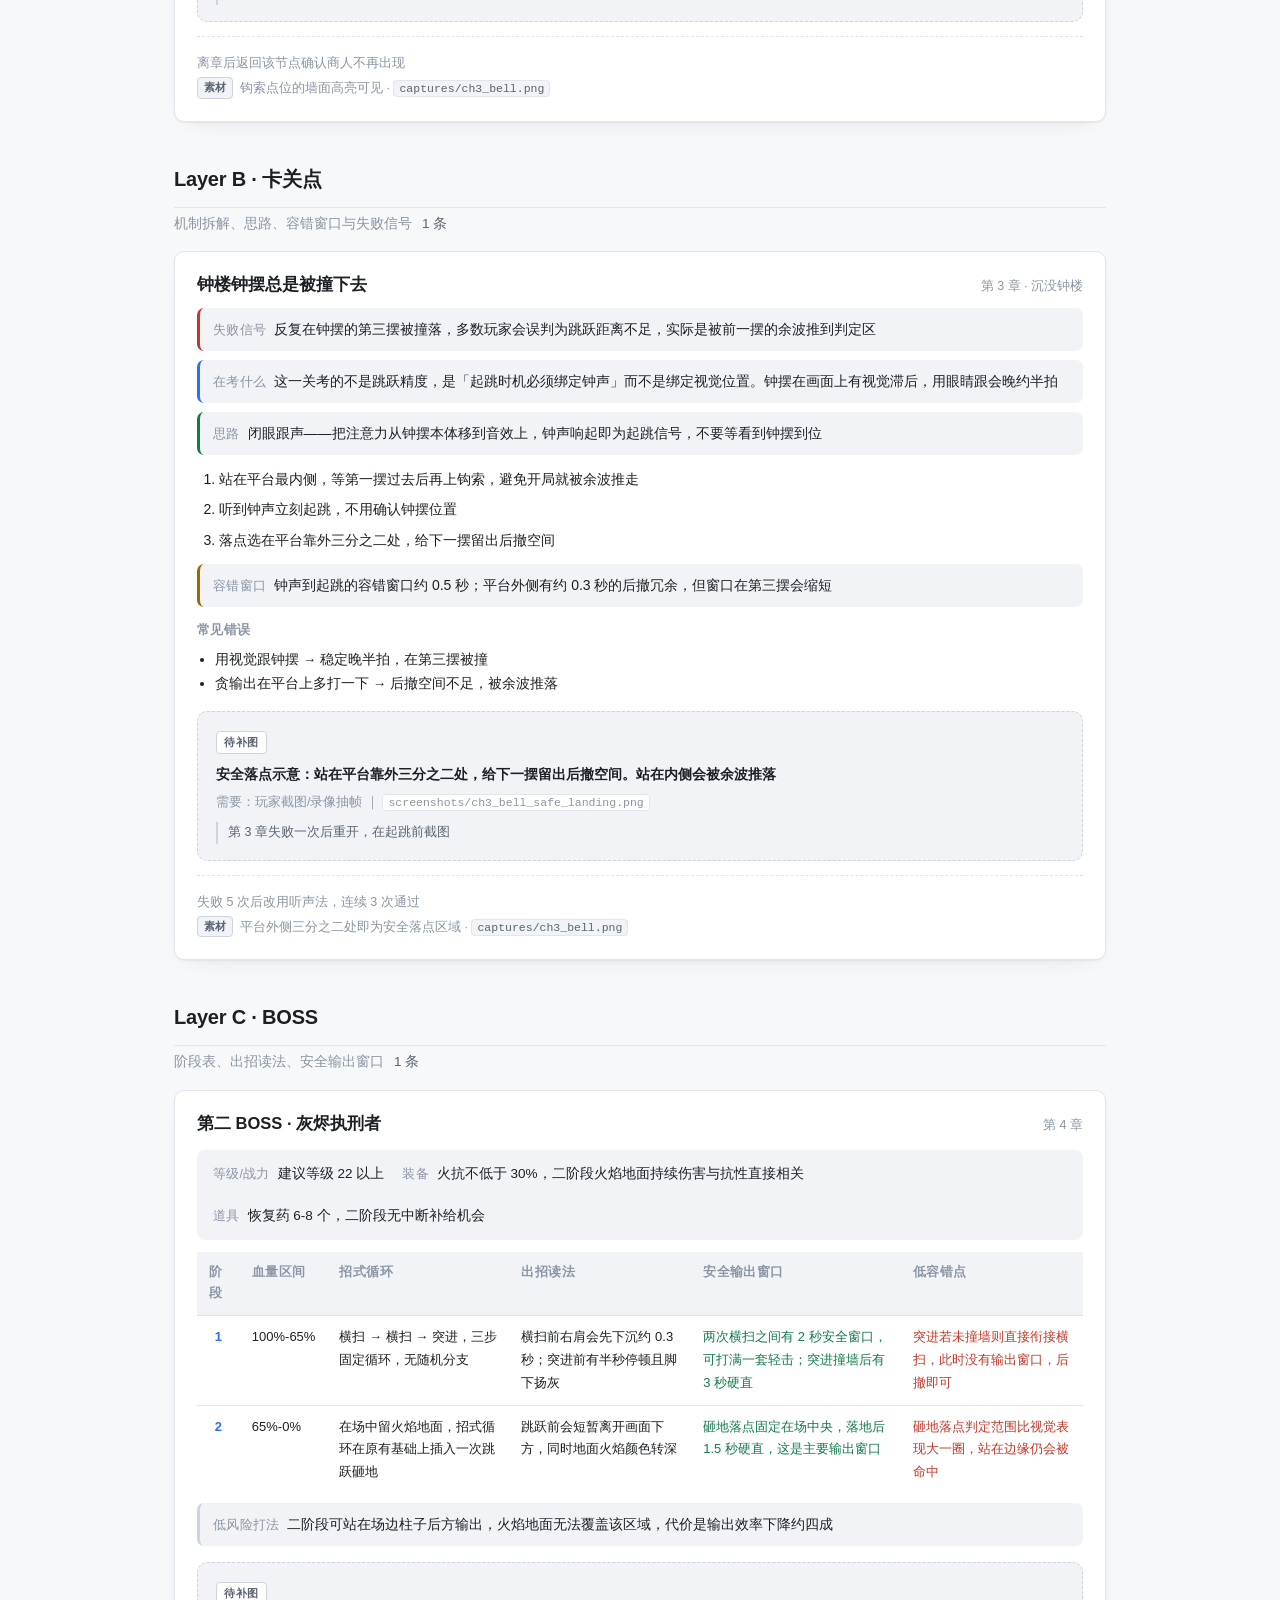
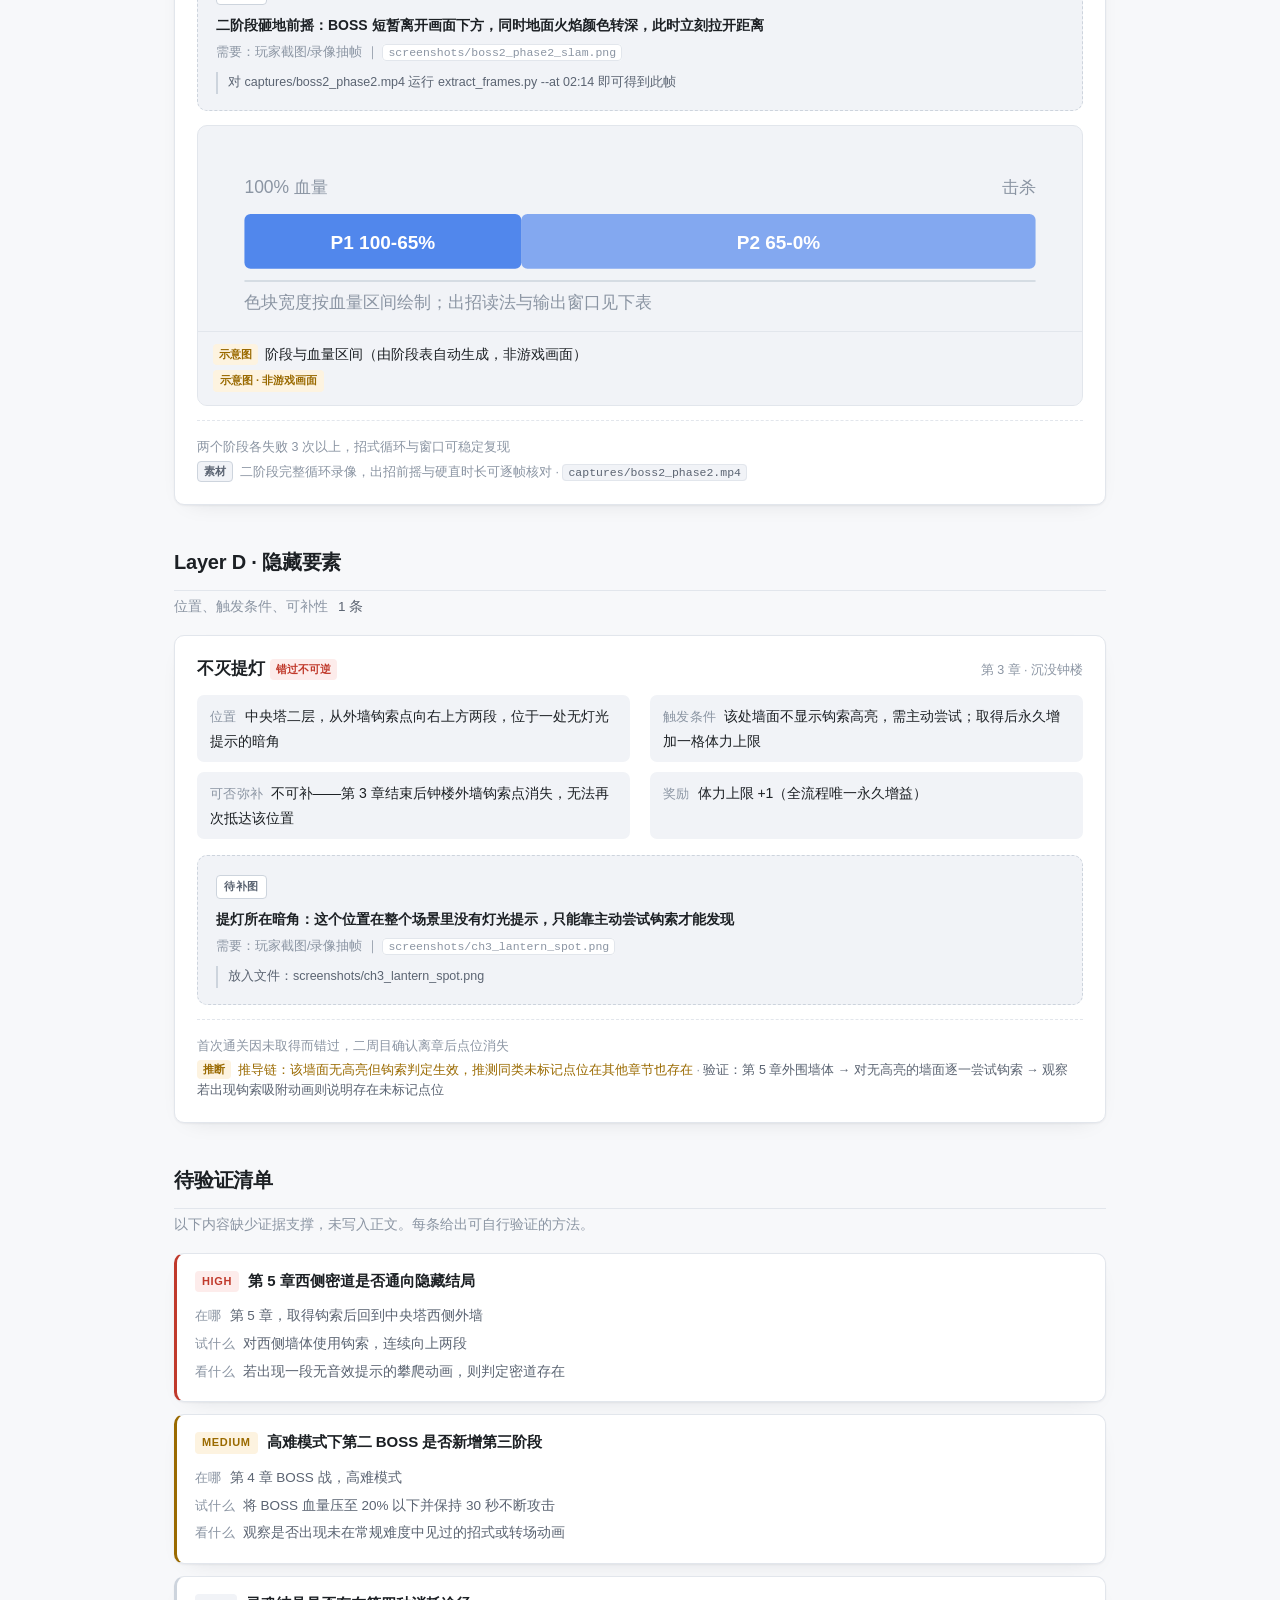
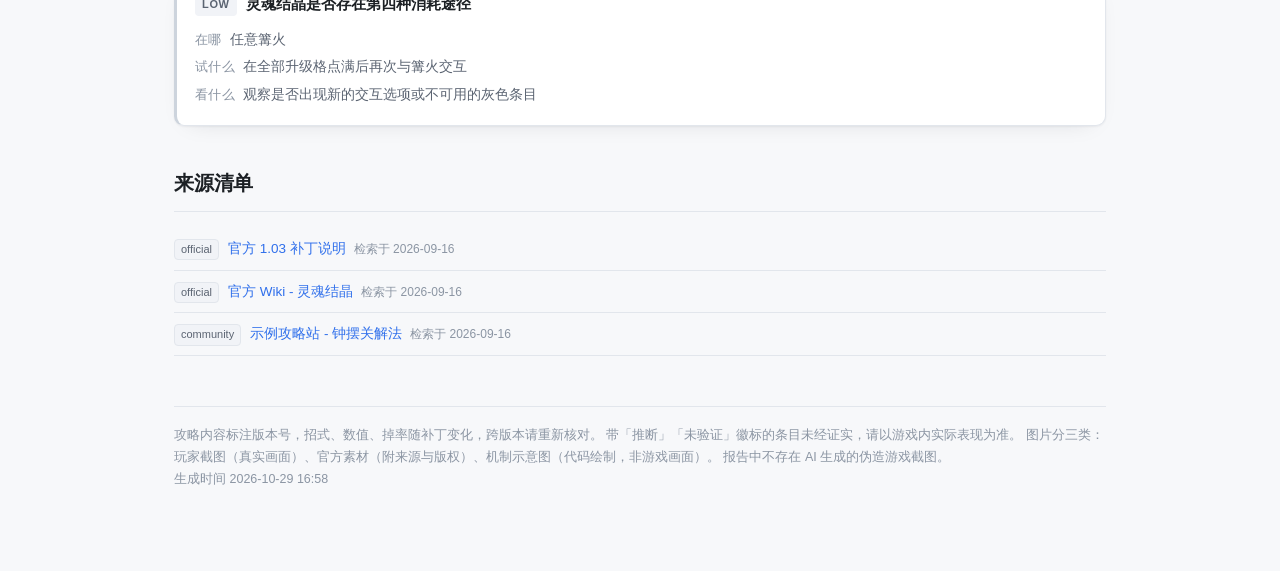
<file: docs/walkthrough.html>
<!DOCTYPE html>
<html lang="zh-CN">
<head>
<meta charset="utf-8">
<meta name="viewport" content="width=device-width, initial-scale=1">
<title>灰烬回廊 · 通关攻略</title>
<style>
:root {
  --bg: #f7f8fa;
  --surface: #ffffff;
  --surface-2: #f1f3f7;
  --text: #1c2024;
  --text-2: #5b6472;
  --text-3: #8b95a3;
  --line: #e2e6ec;
  --line-strong: #cdd4dd;
  --accent: #2f6feb;
  --accent-soft: #e8f0fe;
  --good: #147a4a;
  --good-soft: #e6f5ed;
  --mid: #9a6a00;
  --mid-soft: #fdf3e0;
  --low: #c0392b;
  --low-soft: #fdeceb;
  --radius: 10px;
  --shadow: 0 1px 2px rgba(20, 26, 34, .05), 0 8px 24px -16px rgba(20, 26, 34, .18);
}

* { box-sizing: border-box; }

body {
  margin: 0;
  background: var(--bg);
  color: var(--text);
  font: 15px/1.75 -apple-system, "Segoe UI", "PingFang SC", "Microsoft YaHei", "Hiragino Sans GB", sans-serif;
  -webkit-font-smoothing: antialiased;
}

.wrap { max-width: 980px; margin: 0 auto; padding: 40px 24px 80px; }

/* ---------- header ---------- */

.masthead {
  background: var(--surface);
  border: 1px solid var(--line);
  border-radius: var(--radius);
  padding: 28px 30px;
  box-shadow: var(--shadow);
  margin-bottom: 22px;
}

.kicker {
  display: inline-block;
  font-size: 12px;
  letter-spacing: .12em;
  text-transform: uppercase;
  color: var(--accent);
  background: var(--accent-soft);
  border-radius: 999px;
  padding: 3px 11px;
  margin-bottom: 12px;
  font-weight: 600;
}

h1 { font-size: 30px; line-height: 1.3; margin: 0 0 8px; letter-spacing: -.01em; }
.title-en { color: var(--text-3); font-size: 14px; font-weight: 400; margin-left: 10px; }
.meta { color: var(--text-2); font-size: 13.5px; }

/* ---------- banner ---------- */

.banner {
  background: var(--surface-2);
  border: 1px solid var(--line);
  border-left: 3px solid var(--accent);
  border-radius: var(--radius);
  padding: 16px 20px;
  margin-bottom: 22px;
  font-size: 14px;
}

.banner-line { margin: 3px 0; color: var(--text-2); }
.banner-line .label {
  display: inline-block;
  min-width: 72px;
  color: var(--text-3);
  font-size: 12.5px;
  letter-spacing: .02em;
}
.warns { margin: 12px 0 0; padding-left: 18px; color: var(--low); font-size: 13.5px; }
.warns li { margin: 4px 0; }

.label {
  color: var(--text-3);
  font-size: 12.5px;
  margin-right: 8px;
  letter-spacing: .02em;
}

/* ---------- score ---------- */

.score-block {
  display: flex;
  align-items: center;
  gap: 26px;
  background: var(--surface);
  border: 1px solid var(--line);
  border-radius: var(--radius);
  padding: 22px 30px;
  box-shadow: var(--shadow);
  margin-bottom: 22px;
}

.score-value {
  font-size: 54px;
  font-weight: 700;
  line-height: 1;
  letter-spacing: -.03em;
  color: var(--accent);
  font-variant-numeric: tabular-nums;
}

.score-side .verdict { font-size: 20px; font-weight: 650; }
.score-side .note { color: var(--text-3); font-size: 13px; margin-top: 2px; }
.no-total .score-value { color: var(--text-3); }

/* ---------- radar ---------- */

.radar {
  display: block;
  width: 100%;
  max-width: 620px;
  margin: 0 auto 30px;
  overflow: visible;
}
.radar .ring { fill: none; stroke: var(--line); stroke-width: 1; }
.radar .ring-outer { stroke: var(--line-strong); }
.radar .axis { stroke: var(--line); stroke-width: 1; }
.radar .area { fill: rgba(47, 111, 235, .16); stroke: var(--accent); stroke-width: 2; }
.radar .dot { fill: var(--accent); }
.radar .rlabel { font-size: 11.5px; fill: var(--text-2); }
.radar .rscore { font-size: 11px; fill: var(--accent); font-weight: 600; }

/* ---------- sections ---------- */

h2 {
  font-size: 20px;
  margin: 40px 0 16px;
  padding-bottom: 10px;
  border-bottom: 1px solid var(--line);
  letter-spacing: -.01em;
}

.block {
  background: var(--surface);
  border: 1px solid var(--line);
  border-radius: var(--radius);
  padding: 20px 24px;
  margin-bottom: 18px;
  box-shadow: var(--shadow);
}
.block h2 { margin-top: 0; border: none; padding-bottom: 0; font-size: 18px; }
.block p { margin: 8px 0 0; }

/* ---------- dimension cards ---------- */

.dim {
  background: var(--surface);
  border: 1px solid var(--line);
  border-left: 3px solid var(--line-strong);
  border-radius: var(--radius);
  padding: 18px 22px;
  margin-bottom: 14px;
  box-shadow: var(--shadow);
}
.dim.band-good { border-left-color: var(--good); }
.dim.band-mid { border-left-color: var(--mid); }
.dim.band-low { border-left-color: var(--low); }

.dim header { display: flex; align-items: baseline; justify-content: space-between; gap: 16px; }
.dim h3 { font-size: 16.5px; margin: 0; }
.dim-score { color: var(--text-2); font-variant-numeric: tabular-nums; white-space: nowrap; }
.dim-score strong { font-size: 24px; color: var(--text); }
.dim-score span { font-size: 13px; color: var(--text-3); }

.dim-meta { color: var(--text-3); font-size: 12.5px; margin-top: 2px; }
.coverage {
  margin-top: 10px;
  background: var(--mid-soft);
  color: var(--mid);
  border-radius: 6px;
  padding: 7px 11px;
  font-size: 13px;
}

.anchors { display: grid; grid-template-columns: 1fr 1fr; gap: 14px; margin-top: 14px; }
.anchors h4 { font-size: 12.5px; margin: 0 0 6px; color: var(--text-3); font-weight: 600; letter-spacing: .03em; }
.anchors ul { margin: 0; padding-left: 18px; font-size: 13.5px; }
.anchors li { margin: 4px 0; }
.anchor-plus h4 { color: var(--good); }
.anchor-minus h4 { color: var(--low); }

/* ---------- evidence ---------- */

.ev { list-style: none; margin: 14px 0 0; padding: 12px 0 0; border-top: 1px dashed var(--line); }
.ev-item { font-size: 12.5px; color: var(--text-3); margin: 4px 0; line-height: 1.6; }
.ev-item code {
  background: var(--surface-2);
  border: 1px solid var(--line);
  border-radius: 4px;
  padding: 1px 5px;
  font-size: 11.5px;
  color: var(--text-2);
}
.ev-item a { color: var(--accent); text-decoration: none; border-bottom: 1px solid rgba(47,111,235,.3); }
.ev-item .basis { color: var(--mid); }
.ev-item .verify { color: var(--text-2); }

.badge {
  display: inline-block;
  font-size: 11px;
  font-weight: 600;
  border-radius: 4px;
  padding: 1px 6px;
  margin-right: 7px;
  vertical-align: 1px;
}
.badge-material { background: var(--surface-2); color: var(--text-2); border: 1px solid var(--line-strong); }
.badge-inferred { background: var(--mid-soft); color: var(--mid); }
.badge-unknown { background: var(--low-soft); color: var(--low); }

/* ---------- pros / cons ---------- */

.pc { display: grid; grid-template-columns: 1fr 1fr; gap: 18px; }
.pc .block h2 { color: var(--good); }
.pc .block.cons h2 { color: var(--low); }
.pc ul { margin: 10px 0 0; padding-left: 18px; font-size: 14px; }
.pc li { margin: 7px 0; }

/* ---------- tables ---------- */

table { width: 100%; border-collapse: collapse; font-size: 13.5px; margin-top: 12px; }
th, td { text-align: left; padding: 10px 12px; border-bottom: 1px solid var(--line); vertical-align: top; }
th { color: var(--text-3); font-weight: 600; font-size: 12.5px; letter-spacing: .03em; background: var(--surface-2); }
td.risk { color: var(--text); font-weight: 600; white-space: nowrap; }
tbody tr:last-child td { border-bottom: none; }

table.phases { font-size: 13px; }
table.phases td.ph { font-weight: 700; text-align: center; color: var(--accent); }
table.phases td.tell { color: var(--text); }
table.phases td.punish { color: var(--good); }
table.phases td.risk { color: var(--low); font-weight: 500; white-space: normal; }

/* ---------- walkthrough ---------- */

.nav {
  display: flex;
  flex-wrap: wrap;
  gap: 8px;
  margin-bottom: 26px;
}
.nav a {
  font-size: 13px;
  color: var(--accent);
  background: var(--accent-soft);
  border-radius: 999px;
  padding: 5px 14px;
  text-decoration: none;
}

.layer { margin-bottom: 40px; scroll-margin-top: 20px; }
.layer-title h2 { margin-bottom: 4px; }
.layer-title p { margin: 0 0 16px; color: var(--text-3); font-size: 13.5px; }
.layer-title .count { margin-left: 10px; color: var(--text-2); }

.layer-card {
  background: var(--surface);
  border: 1px solid var(--line);
  border-radius: var(--radius);
  padding: 18px 22px;
  margin-bottom: 14px;
  box-shadow: var(--shadow);
}
.layer-head { display: flex; align-items: baseline; justify-content: space-between; gap: 14px; }
.layer-head h3 { font-size: 16.5px; margin: 0; }
.layer-head .time { color: var(--text-3); font-size: 12.5px; white-space: nowrap; }

.goal { margin: 10px 0; font-size: 14px; }
.symptom, .mechanic, .idea, .tolerance, .cheese {
  margin: 9px 0;
  font-size: 14px;
  background: var(--surface-2);
  border-radius: 7px;
  padding: 9px 13px;
}
.symptom { border-left: 3px solid var(--low); }
.mechanic { border-left: 3px solid var(--accent); }
.idea { border-left: 3px solid var(--good); }
.tolerance { border-left: 3px solid var(--mid); }
.cheese { border-left: 3px solid var(--line-strong); }

.route { margin: 12px 0; padding-left: 22px; font-size: 14px; }
.route li { margin: 6px 0; }

.chips { margin: 10px 0; }
.chip {
  display: inline-block;
  background: var(--accent-soft);
  color: var(--accent);
  border-radius: 999px;
  font-size: 12px;
  padding: 2px 10px;
  margin: 0 6px 6px 0;
}

.missable { background: var(--low-soft); border-radius: 8px; padding: 12px 16px; margin: 12px 0; }
.missable h4 { margin: 0 0 6px; font-size: 13px; color: var(--low); letter-spacing: .03em; }
.missable ul { margin: 0; padding-left: 18px; font-size: 13.5px; }
.missable .ok { color: var(--good); }
.missable .no { color: var(--low); }

.errors { margin: 12px 0; }
.errors h4 { margin: 0 0 6px; font-size: 13px; color: var(--text-3); letter-spacing: .03em; }
.errors ul { margin: 0; padding-left: 18px; font-size: 13.5px; }

.recommended { display: flex; flex-wrap: wrap; gap: 18px; background: var(--surface-2); border-radius: 8px; padding: 12px 16px; margin: 12px 0; font-size: 13.5px; }
.kv { display: grid; grid-template-columns: 1fr 1fr; gap: 10px 20px; margin: 12px 0; font-size: 14px; }
.kv > div { background: var(--surface-2); border-radius: 7px; padding: 9px 13px; }

/* ---------- unverified ---------- */

.unv-list { list-style: none; margin: 0; padding: 0; }
.unv {
  background: var(--surface);
  border: 1px solid var(--line);
  border-left: 3px solid var(--line-strong);
  border-radius: var(--radius);
  padding: 14px 18px;
  margin-bottom: 12px;
  box-shadow: var(--shadow);
}
.unv.high { border-left-color: var(--low); }
.unv.medium { border-left-color: var(--mid); }
.unv.low { border-left-color: var(--line-strong); }
.unv-head { font-size: 15px; font-weight: 600; }
.unv-body { margin-top: 10px; font-size: 13.5px; color: var(--text-2); }
.unv-body > div { margin: 4px 0; }

.pri {
  display: inline-block;
  font-size: 11px;
  font-weight: 700;
  letter-spacing: .06em;
  text-transform: uppercase;
  border-radius: 4px;
  padding: 1px 7px;
  margin-right: 9px;
  vertical-align: 1px;
}
.pri-high { background: var(--low-soft); color: var(--low); }
.pri-medium { background: var(--mid-soft); color: var(--mid); }
.pri-low { background: var(--surface-2); color: var(--text-2); }

.empty { color: var(--text-3); font-size: 14px; font-style: normal; }

/* ---------- sources / footer ---------- */

.sources { list-style: none; margin: 0 0 30px; padding: 0; font-size: 13.5px; }
.sources li { padding: 9px 0; border-bottom: 1px solid var(--line); }
.sources a { color: var(--accent); text-decoration: none; }
.sources .tag {
  display: inline-block;
  font-size: 11px;
  background: var(--surface-2);
  border: 1px solid var(--line);
  color: var(--text-2);
  border-radius: 4px;
  padding: 0 6px;
  margin-right: 9px;
}
.sources .retrieved { color: var(--text-3); font-size: 12px; margin-left: 8px; }

footer {
  margin-top: 50px;
  padding-top: 18px;
  border-top: 1px solid var(--line);
  color: var(--text-3);
  font-size: 12.5px;
}

/* ---------- figures / images ---------- */

.figs { display: grid; gap: 14px; margin: 16px 0 4px; }
.fig-group-label {
  font-size: 12.5px;
  color: var(--text-3);
  letter-spacing: .04em;
  margin: 20px 0 2px;
}

.fig {
  margin: 0;
  border: 1px solid var(--line);
  border-radius: var(--radius);
  background: var(--surface);
  overflow: hidden;
}
.fig img { display: block; width: 100%; height: auto; background: var(--surface-2); }
.fig figcaption {
  padding: 11px 15px 13px;
  font-size: 13.5px;
  border-top: 1px solid var(--line);
  background: var(--surface);
}
.fig .cap { color: var(--text); }
.fig-meta {
  display: block;
  margin-top: 4px;
  color: var(--text-3);
  font-size: 12px;
}
.fig-meta a { color: var(--accent); text-decoration: none; }
.fig-anchors { margin: 8px 0 0; padding-left: 18px; font-size: 12.5px; color: var(--text-2); }
.fig-anchors li { margin: 3px 0; }

.fig-diagram { background: var(--surface-2); }
.fig-diagram figcaption { background: var(--surface-2); border-top-color: var(--line); }

.wm {
  display: inline-block;
  font-size: 11px;
  font-weight: 600;
  color: var(--mid);
  background: var(--mid-soft);
  border-radius: 4px;
  padding: 1px 7px;
  margin-right: 8px;
}

.fig-generic {
  padding: 34px 18px;
  text-align: center;
  color: var(--mid);
  font-size: 13px;
  background: var(--mid-soft);
}

/* 待补图：报告本身就是采图清单 */

.fig-missing { border: 1px dashed var(--line-strong); background: var(--surface-2); }
.fig-missing-body { padding: 16px 18px; }
.fig-missing-tag {
  display: inline-block;
  font-size: 11px;
  font-weight: 700;
  letter-spacing: .06em;
  color: var(--text-2);
  background: var(--surface);
  border: 1px solid var(--line-strong);
  border-radius: 4px;
  padding: 1px 7px;
  margin-bottom: 8px;
}
.fig-missing-what { font-size: 14px; font-weight: 600; }
.fig-missing-meta { font-size: 12.5px; color: var(--text-3); margin-top: 5px; }
.fig-missing-meta code {
  background: var(--surface);
  border: 1px solid var(--line);
  border-radius: 4px;
  padding: 1px 5px;
  font-size: 11.5px;
}
.fig-missing-hint {
  margin-top: 8px;
  font-size: 12.5px;
  color: var(--text-2);
  border-left: 2px solid var(--line-strong);
  padding-left: 10px;
}

/* ---------- 机制示意图元素 ---------- */

.diagram { display: block; width: 100%; height: auto; padding: 18px 16px 10px; overflow: visible; }

.diagram .seg { fill: var(--accent); opacity: .82; }
.diagram .seg-alt { fill: var(--accent); opacity: .56; }
.diagram .seg-label { font-size: 12.5px; fill: #ffffff; font-weight: 600; }
.diagram .seg-note { font-size: 11.5px; fill: var(--text-3); }
.diagram .axis { stroke: var(--line-strong); stroke-width: 1; }

.diagram .rail { stroke: var(--line-strong); stroke-width: 2; }
.diagram .node { fill: var(--surface); stroke: var(--accent); stroke-width: 2.5; }
.diagram .node-title { font-size: 13.5px; fill: var(--text); font-weight: 600; }
.diagram .node-sub { font-size: 12px; fill: var(--text-3); }
.diagram .node-warn { font-size: 12px; fill: var(--low); }

.badge-official { background: var(--accent-soft); color: var(--accent); }
.badge-diagram { background: var(--mid-soft); color: var(--mid); }

@media (max-width: 720px) {
  .anchors, .pc, .kv { grid-template-columns: 1fr; }
  .score-block { flex-direction: column; align-items: flex-start; gap: 12px; }
  table.phases { display: block; overflow-x: auto; }
}

@media print {
  body { background: #fff; }
  .wrap { max-width: none; padding: 0; }
  .dim, .block, .layer-card, .unv, .masthead { box-shadow: none; break-inside: avoid; }
}

</style>
</head>
<body>
<div class="wrap">

  <header class="masthead">
    <span class="kicker">Walkthrough</span>
    <h1>灰烬回廊 · 通关攻略</h1>
    <div class="meta">PC / PS5 ｜ v1.03 ｜ 整理日 2026-09-16</div>
  </header>

  <div class="banner"><div class="banner-line"><span class="label">覆盖范围</span>覆盖第 1-6 章主线与全部 2 场 BOSS 战；不含高难模式与完整支线。</div><div class="banner-line"><span class="label">证据基础</span>通关主线 · 时长 &lt; 15h ｜ 游玩 14.5 小时</div></div>

  

  <nav class="nav"><a href="#A_main_route">主线路线图</a><a href="#B_blockers">卡关点</a><a href="#C_bosses">BOSS</a><a href="#D_collectibles">隐藏要素</a></nav>

  <section class="layer" id="A_main_route"><div class="layer-title"><h2>Layer A · 主线路线图</h2><p>章节级推进顺序、解锁能力与不可逆节点<span class="count">2 条</span></p></div><div class="figs"><figure class="fig fig-diagram"><svg class="diagram" viewBox="0 0 560 134" role="img" aria-label="主线章节推进骨架">
<line x1="34" y1="26" x2="34" y2="88" class="rail"/>
<circle cx="34" cy="26" r="7" class="node"/>
<text x="56" y="31" class="node-title">第 1 章 · 灰烬入口</text>
<text x="56" y="50" class="node-sub">熟悉体力资源与基础闪避，抵达第一处篝火 · 20-30 分钟</text>
<circle cx="34" cy="88" r="7" class="node"/>
<text x="56" y="93" class="node-title">第 3 章 · 沉没钟楼</text>
<text x="56" y="112" class="node-sub">取得钩索，通过钟摆机关抵达顶层 · 40-60 分钟</text>
<text x="56" y="129" class="node-warn">含 1 个不可逆节点</text>
</svg><figcaption><span class="badge badge-diagram">示意图</span><span class="cap">章节推进骨架（等距排布，不表示真实时长）</span><span class="fig-meta"><span class="wm">示意图 · 非游戏画面</span></span></figcaption></figure></div><section class="layer-card">
  <div class="layer-head"><h3>第 1 章 · 灰烬入口</h3>
    <span class="time">20-30 分钟</span></div>
  <p class="goal">熟悉体力资源与基础闪避，抵达第一处篝火</p>
  <ol class="route"><li>沿唯一通路向下，途中无岔路，本章不存在可错过的收集品</li><li>首次遇敌时系统会强制触发一次闪避教学，此处无法跳过</li><li>篝火处完成首次升级，本章结束</li></ol>
  <div class="chips"><span class="chip">基础闪避</span><span class="chip">篝火传送</span></div>
  
  
  <ul class="ev"><li class="ev-item">开篇至篝火为线性结构，无分支</li></ul>
</section>
<section class="layer-card">
  <div class="layer-head"><h3>第 3 章 · 沉没钟楼</h3>
    <span class="time">40-60 分钟</span></div>
  <p class="goal">取得钩索，通过钟摆机关抵达顶层</p>
  <ol class="route"><li>取得钩索后返回中央塔，钟楼外墙的所有钩索点会在小地图上以高亮色标出</li><li>顶层触发钟摆机关，本章战斗密度最低，重点在位移而非输出</li><li>本章限时商人首次出现，其商品在离章后不再提供</li></ol>
  <div class="chips"><span class="chip">钩索</span></div>
  <div class="missable"><h4>不可逆节点</h4><ul><li>限时商人的钩索强化材料（可减少一次起手空转） · 时机 仅第 3 章 · <strong class="no">不可补</strong></li></ul></div>
  <div class="figs"><figure class="fig fig-missing"><div class="fig-missing-body"><span class="fig-missing-tag">待补图</span><div class="fig-missing-what">第 3 章中央塔二层：右侧墙面不带高亮的就是不灭提灯的钩索点，普通点位都有黄光标记</div><div class="fig-missing-meta">需要：玩家截图/录像抽帧 ｜ <code>captures/ch3_bell.png</code></div><div class="fig-missing-hint">用 extract_frames.py 从第 3 章录像抽帧，或游戏内按截图键</div></div></figure></div>
  <ul class="ev"><li class="ev-item">离章后返回该节点确认商人不再出现</li><li class="ev-item"><span class="badge badge-material">素材</span>钩索点位的墙面高亮可见 · <code>captures/ch3_bell.png</code></li></ul>
</section></section>
  <section class="layer" id="B_blockers"><div class="layer-title"><h2>Layer B · 卡关点</h2><p>机制拆解、思路、容错窗口与失败信号<span class="count">1 条</span></p></div><section class="layer-card">
  <div class="layer-head"><h3>钟楼钟摆总是被撞下去</h3>
    <span class="time">第 3 章 · 沉没钟楼</span></div>
  <p class="symptom"><span class="label">失败信号</span>反复在钟摆的第三摆被撞落，多数玩家会误判为跳跃距离不足，实际是被前一摆的余波推到判定区</p>
  <p class="mechanic"><span class="label">在考什么</span>这一关考的不是跳跃精度，是「起跳时机必须绑定钟声」而不是绑定视觉位置。钟摆在画面上有视觉滞后，用眼睛跟会晚约半拍</p>
  <p class="idea"><span class="label">思路</span>闭眼跟声——把注意力从钟摆本体移到音效上，钟声响起即为起跳信号，不要等看到钟摆到位</p>
  <ol class="route"><li>站在平台最内侧，等第一摆过去后再上钩索，避免开局就被余波推走</li><li>听到钟声立刻起跳，不用确认钟摆位置</li><li>落点选在平台靠外三分之二处，给下一摆留出后撤空间</li></ol>
  <p class="tolerance"><span class="label">容错窗口</span>钟声到起跳的容错窗口约 0.5 秒；平台外侧有约 0.3 秒的后撤冗余，但窗口在第三摆会缩短</p>
  <div class="errors"><h4>常见错误</h4><ul><li>用视觉跟钟摆 → 稳定晚半拍，在第三摆被撞</li><li>贪输出在平台上多打一下 → 后撤空间不足，被余波推落</li></ul></div>
  <div class="figs"><figure class="fig fig-missing"><div class="fig-missing-body"><span class="fig-missing-tag">待补图</span><div class="fig-missing-what">安全落点示意：站在平台靠外三分之二处，给下一摆留出后撤空间。站在内侧会被余波推落</div><div class="fig-missing-meta">需要：玩家截图/录像抽帧 ｜ <code>screenshots/ch3_bell_safe_landing.png</code></div><div class="fig-missing-hint">第 3 章失败一次后重开，在起跳前截图</div></div></figure></div>
  <ul class="ev"><li class="ev-item">失败 5 次后改用听声法，连续 3 次通过</li><li class="ev-item"><span class="badge badge-material">素材</span>平台外侧三分之二处即为安全落点区域 · <code>captures/ch3_bell.png</code></li></ul>
</section></section>
  <section class="layer" id="C_bosses"><div class="layer-title"><h2>Layer C · BOSS</h2><p>阶段表、出招读法、安全输出窗口<span class="count">1 条</span></p></div><section class="layer-card">
  <div class="layer-head"><h3>第二 BOSS · 灰烬执刑者</h3>
    <span class="time">第 4 章</span></div>
  <div class="recommended"><div><span class="label">等级/战力</span>建议等级 22 以上</div><div><span class="label">装备</span>火抗不低于 30%，二阶段火焰地面持续伤害与抗性直接相关</div><div><span class="label">道具</span>恢复药 6-8 个，二阶段无中断补给机会</div></div>
  <table class="phases">
    <thead><tr><th>阶段</th><th>血量区间</th><th>招式循环</th><th>出招读法</th><th>安全输出窗口</th><th>低容错点</th></tr></thead>
    <tbody><tr>
  <td class="ph">1</td>
  <td>100%-65%</td>
  <td>横扫 → 横扫 → 突进，三步固定循环，无随机分支</td>
  <td class="tell">横扫前右肩会先下沉约 0.3 秒；突进前有半秒停顿且脚下扬灰</td>
  <td class="punish">两次横扫之间有 2 秒安全窗口，可打满一套轻击；突进撞墙后有 3 秒硬直</td>
  <td class="risk">突进若未撞墙则直接衔接横扫，此时没有输出窗口，后撤即可</td>
</tr><tr>
  <td class="ph">2</td>
  <td>65%-0%</td>
  <td>在场中留火焰地面，招式循环在原有基础上插入一次跳跃砸地</td>
  <td class="tell">跳跃前会短暂离开画面下方，同时地面火焰颜色转深</td>
  <td class="punish">砸地落点固定在场中央，落地后 1.5 秒硬直，这是主要输出窗口</td>
  <td class="risk">砸地落点判定范围比视觉表现大一圈，站在边缘仍会被命中</td>
</tr></tbody>
  </table>
  <p class="cheese"><span class="label">低风险打法</span>二阶段可站在场边柱子后方输出，火焰地面无法覆盖该区域，代价是输出效率下降约四成</p>
  <div class="figs"><figure class="fig fig-missing"><div class="fig-missing-body"><span class="fig-missing-tag">待补图</span><div class="fig-missing-what">二阶段砸地前摇：BOSS 短暂离开画面下方，同时地面火焰颜色转深，此时立刻拉开距离</div><div class="fig-missing-meta">需要：玩家截图/录像抽帧 ｜ <code>screenshots/boss2_phase2_slam.png</code></div><div class="fig-missing-hint">对 captures/boss2_phase2.mp4 运行 extract_frames.py --at 02:14 即可得到此帧</div></div></figure><figure class="fig fig-diagram"><svg class="diagram" viewBox="0 0 560 116" role="img" aria-label="BOSS 阶段血量进度示意">
<rect x="20.0" y="46" width="182.0" height="36" rx="4" class="seg"/>
<text x="111.0" y="69.0" text-anchor="middle" class="seg-label">P1 100-65%</text>
<rect x="202.0" y="46" width="338.0" height="36" rx="4" class="seg seg-alt"/>
<text x="371.0" y="69.0" text-anchor="middle" class="seg-label">P2 65-0%</text>
<line x1="20" y1="90" x2="540" y2="90" class="axis"/>
<text x="20" y="32" class="seg-note">100% 血量</text>
<text x="540" y="32" text-anchor="end" class="seg-note">击杀</text>
<text x="20" y="108" class="seg-note">色块宽度按血量区间绘制；出招读法与输出窗口见下表</text>
</svg><figcaption><span class="badge badge-diagram">示意图</span><span class="cap">阶段与血量区间（由阶段表自动生成，非游戏画面）</span><span class="fig-meta"><span class="wm">示意图 · 非游戏画面</span></span></figcaption></figure></div>
  <ul class="ev"><li class="ev-item">两个阶段各失败 3 次以上，招式循环与窗口可稳定复现</li><li class="ev-item"><span class="badge badge-material">素材</span>二阶段完整循环录像，出招前摇与硬直时长可逐帧核对 · <code>captures/boss2_phase2.mp4</code></li></ul>
</section></section>
  <section class="layer" id="D_collectibles"><div class="layer-title"><h2>Layer D · 隐藏要素</h2><p>位置、触发条件、可补性<span class="count">1 条</span></p></div><section class="layer-card">
  <div class="layer-head"><h3>不灭提灯 <span class="badge badge-unknown">错过不可逆</span></h3>
    <span class="time">第 3 章 · 沉没钟楼</span></div>
  <div class="kv">
    <div><span class="label">位置</span>中央塔二层，从外墙钩索点向右上方两段，位于一处无灯光提示的暗角</div>
    <div><span class="label">触发条件</span>该处墙面不显示钩索高亮，需主动尝试；取得后永久增加一格体力上限</div>
    <div><span class="label">可否弥补</span>不可补——第 3 章结束后钟楼外墙钩索点消失，无法再次抵达该位置</div>
    <div><span class="label">奖励</span>体力上限 +1（全流程唯一永久增益）</div>
  </div>
  <div class="figs"><figure class="fig fig-missing"><div class="fig-missing-body"><span class="fig-missing-tag">待补图</span><div class="fig-missing-what">提灯所在暗角：这个位置在整个场景里没有灯光提示，只能靠主动尝试钩索才能发现</div><div class="fig-missing-meta">需要：玩家截图/录像抽帧 ｜ <code>screenshots/ch3_lantern_spot.png</code></div><div class="fig-missing-hint">放入文件：screenshots/ch3_lantern_spot.png</div></div></figure></div>
  <ul class="ev"><li class="ev-item">首次通关因未取得而错过，二周目确认离章后点位消失</li><li class="ev-item"><span class="badge badge-inferred">推断</span><span class="basis">推导链：该墙面无高亮但钩索判定生效，推测同类未标记点位在其他章节也存在</span> · <span class="verify">验证：第 5 章外围墙体 → 对无高亮的墙面逐一尝试钩索 → 观察 若出现钩索吸附动画则说明存在未标记点位</span></li></ul>
</section></section>

  <section class="layer" id="unverified">
    <div class="layer-title">
      <h2>待验证清单</h2>
      <p>以下内容缺少证据支撑，未写入正文。每条给出可自行验证的方法。<span class="count"></span></p>
    </div>
    <ul class="unv-list"><li class="unv high">
  <div class="unv-head"><span class="pri pri-high">high</span>第 5 章西侧密道是否通向隐藏结局</div>
  <div class="unv-body">
    <div><span class="label">在哪</span>第 5 章，取得钩索后回到中央塔西侧外墙</div>
    <div><span class="label">试什么</span>对西侧墙体使用钩索，连续向上两段</div>
    <div><span class="label">看什么</span>若出现一段无音效提示的攀爬动画，则判定密道存在</div>
  </div>
</li><li class="unv medium">
  <div class="unv-head"><span class="pri pri-medium">medium</span>高难模式下第二 BOSS 是否新增第三阶段</div>
  <div class="unv-body">
    <div><span class="label">在哪</span>第 4 章 BOSS 战，高难模式</div>
    <div><span class="label">试什么</span>将 BOSS 血量压至 20% 以下并保持 30 秒不断攻击</div>
    <div><span class="label">看什么</span>观察是否出现未在常规难度中见过的招式或转场动画</div>
  </div>
</li><li class="unv low">
  <div class="unv-head"><span class="pri pri-low">low</span>灵魂结晶是否存在第四种消耗途径</div>
  <div class="unv-body">
    <div><span class="label">在哪</span>任意篝火</div>
    <div><span class="label">试什么</span>在全部升级格点满后再次与篝火交互</div>
    <div><span class="label">看什么</span>观察是否出现新的交互选项或不可用的灰色条目</div>
  </div>
</li></ul>
  </section>

  <h2>来源清单</h2>
  <ul class="sources"><li><span class="tag">official</span><a href="https://example.com/patch-1.03" target="_blank" rel="noopener">官方 1.03 补丁说明</a><span class="retrieved">检索于 2026-09-16</span></li>
<li><span class="tag">official</span><a href="https://example.com/wiki/soul-crystal" target="_blank" rel="noopener">官方 Wiki - 灵魂结晶</a><span class="retrieved">检索于 2026-09-16</span></li>
<li><span class="tag">community</span><a href="https://example.org/guide/bell" target="_blank" rel="noopener">示例攻略站 - 钟摆关解法</a><span class="retrieved">检索于 2026-09-16</span></li></ul>

  <footer>
    攻略内容标注版本号，招式、数值、掉率随补丁变化，跨版本请重新核对。
    带「推断」「未验证」徽标的条目未经证实，请以游戏内实际表现为准。
    图片分三类：玩家截图（真实画面）、官方素材（附来源与版权）、机制示意图（代码绘制，非游戏画面）。
    报告中不存在 AI 生成的伪造游戏截图。
    <br>生成时间 2026-10-29 16:58
  </footer>

</div>
</body>
</html>
</file>
